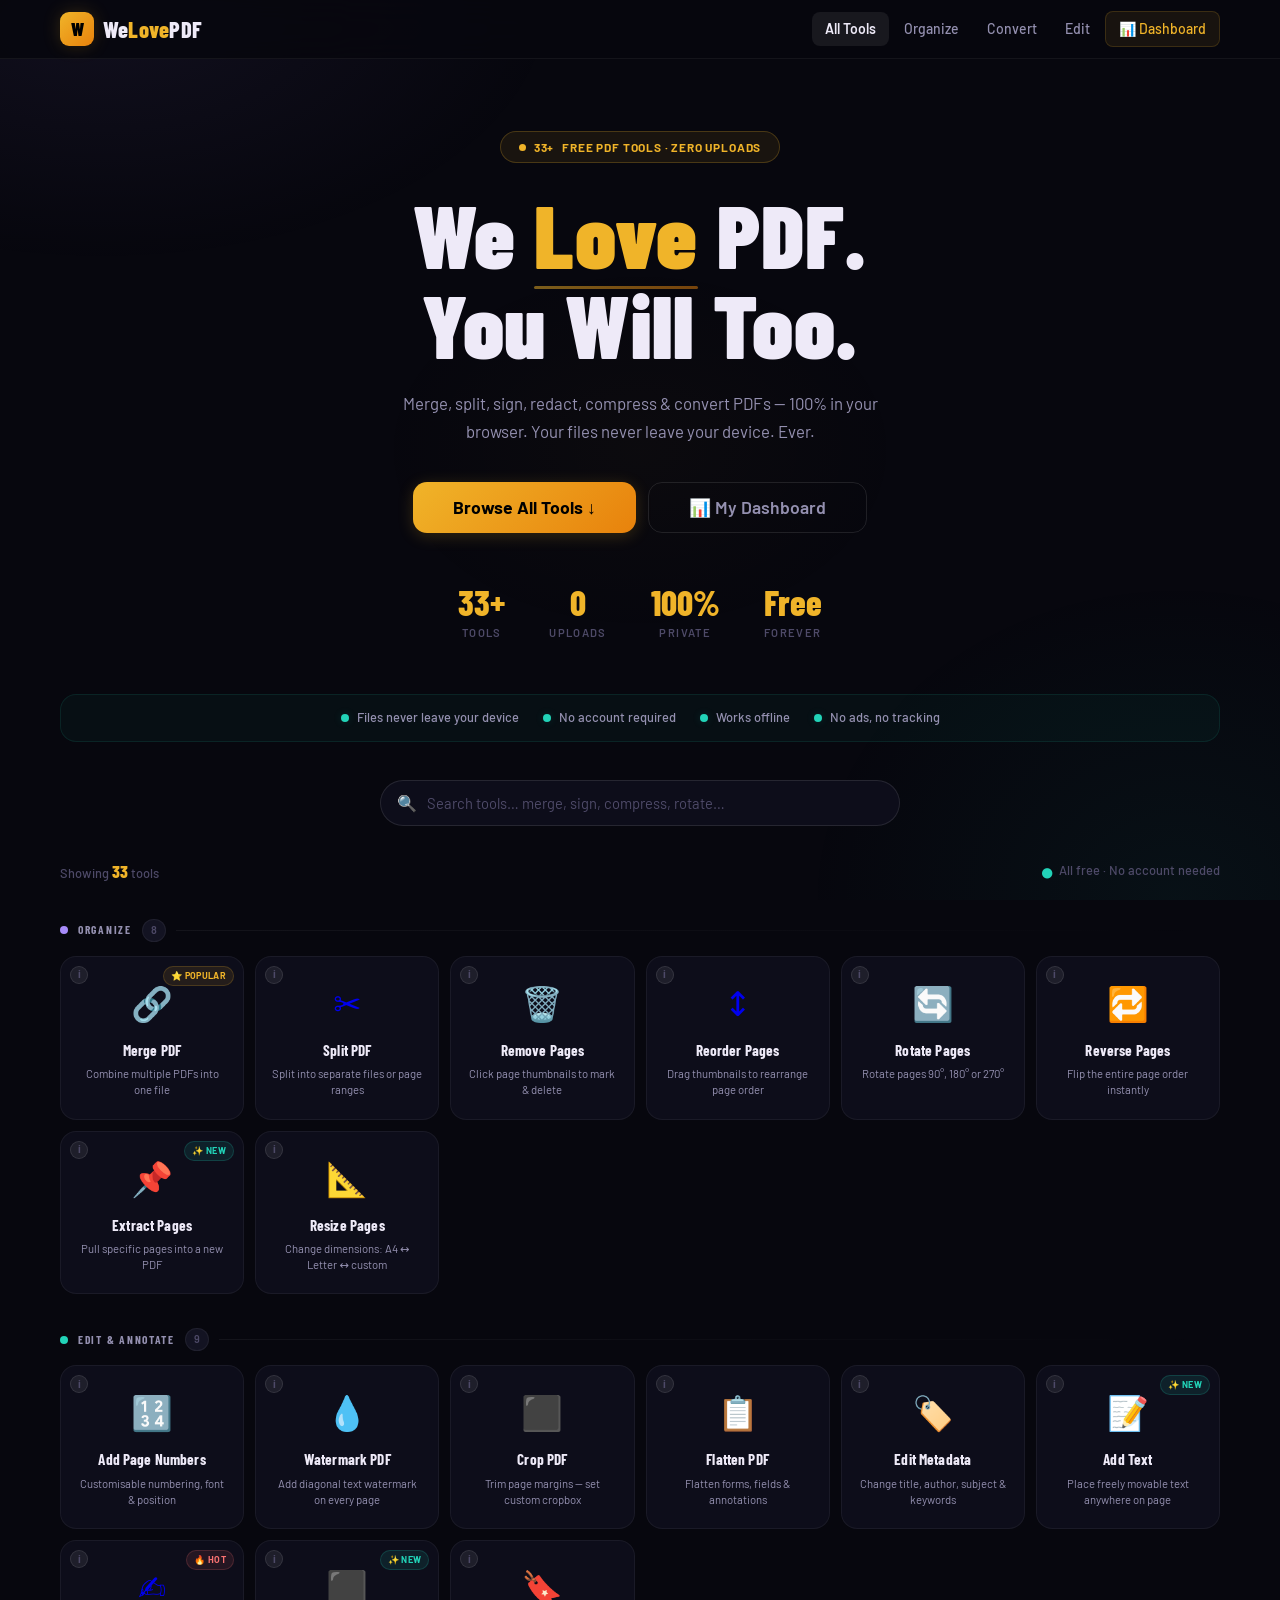
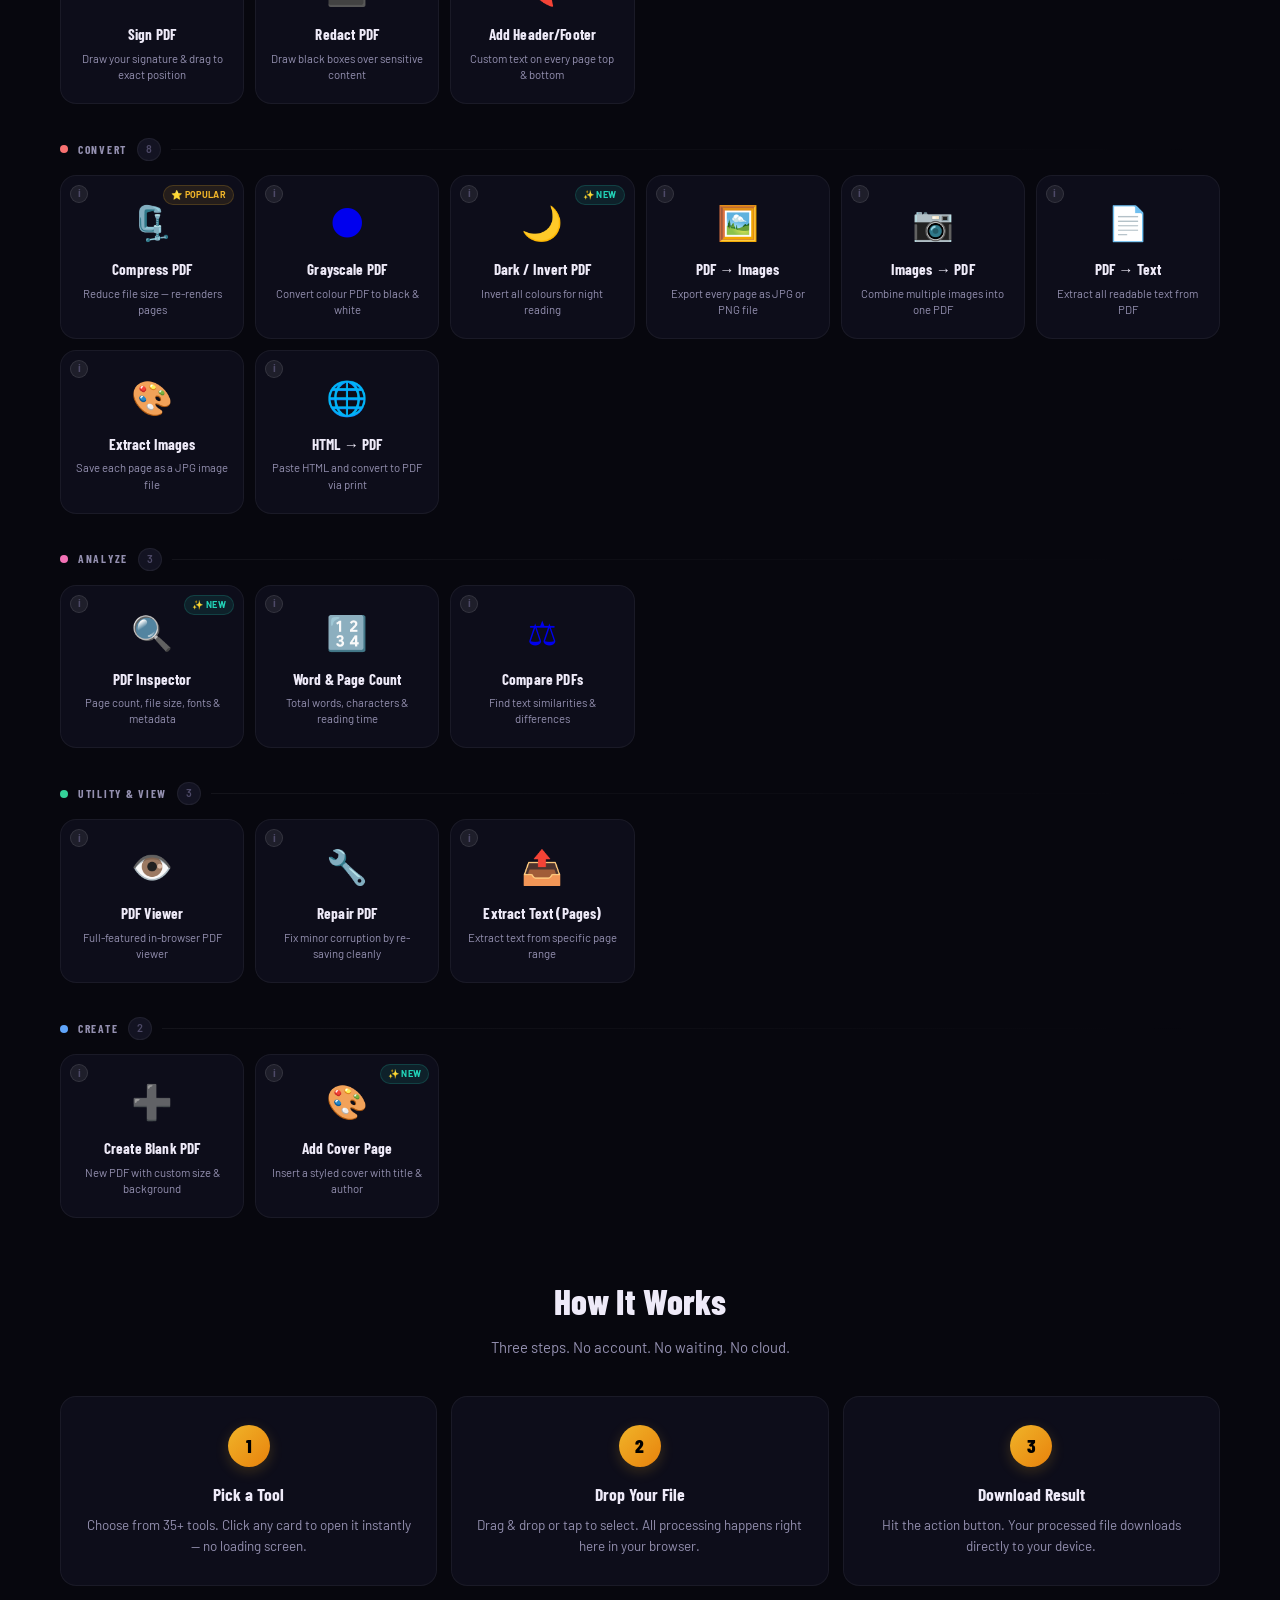
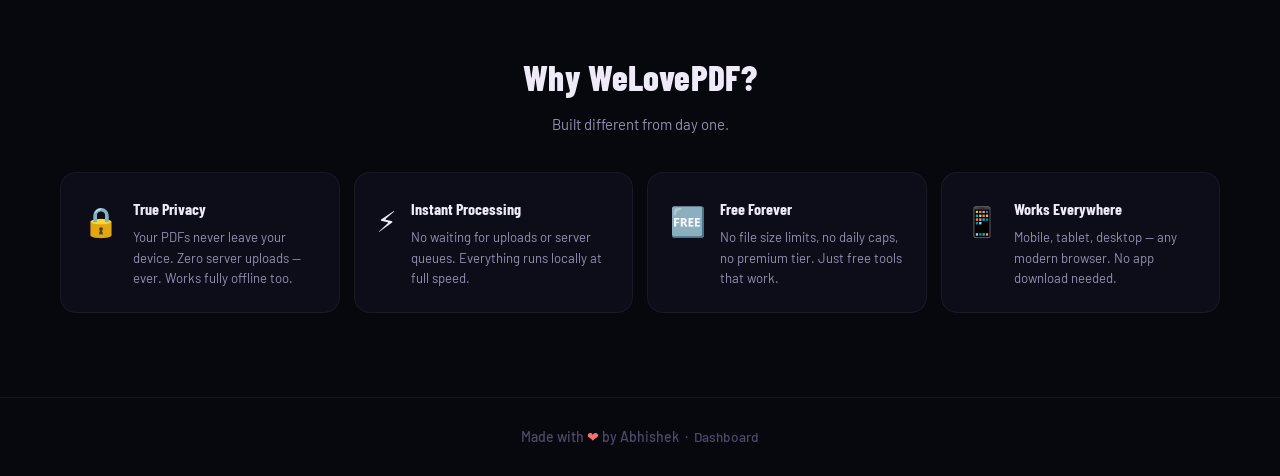
<file: index.html>
<!DOCTYPE html>
<html lang="en">
<head>
<meta charset="UTF-8">
<meta name="viewport" content="width=device-width,initial-scale=1">
<title>WeLovePDF — Free PDF Tools, 100% Private</title>
<meta name="description" content="35+ free PDF tools. Merge, split, compress, sign, redact, convert and more — entirely in your browser. No uploads. No servers.">
<link rel="stylesheet" href="style.css">
<style>
/* ── HERO ── */
.hero{max-width:1200px;margin:0 auto;padding:72px 20px 52px;text-align:center;position:relative;z-index:1}
.hero-badge{display:inline-flex;align-items:center;gap:8px;background:rgba(240,180,41,0.08);border:1px solid rgba(240,180,41,0.22);color:var(--gold);font-size:0.74rem;font-weight:700;padding:6px 18px;border-radius:50px;margin-bottom:26px;letter-spacing:0.07em;text-transform:uppercase;animation:fadeUp 0.4s ease both}
.hero-badge .dot{width:7px;height:7px;border-radius:50%;background:var(--gold);animation:pulse 2s infinite;flex-shrink:0}
.hero h1{font-family:'Barlow Condensed',sans-serif;font-size:clamp(2.8rem,7.5vw,5.6rem);font-weight:900;line-height:1.0;letter-spacing:0.01em;margin-bottom:20px;animation:fadeUp 0.4s 0.07s ease both}
.hero h1 em{font-style:normal;color:var(--gold);position:relative}
.hero h1 em::after{content:'';position:absolute;left:0;right:0;bottom:-2px;height:3px;background:linear-gradient(90deg,var(--gold),var(--gold3));border-radius:2px;opacity:0.5}
.hero-sub{color:var(--txt2);font-size:1.05rem;max-width:520px;margin:0 auto 36px;line-height:1.7;animation:fadeUp 0.4s 0.12s ease both}
.hero-btns{display:flex;gap:12px;justify-content:center;flex-wrap:wrap;margin-bottom:52px;animation:fadeUp 0.4s 0.17s ease both}
.stats{display:flex;justify-content:center;gap:44px;flex-wrap:wrap;animation:fadeUp 0.4s 0.22s ease both}
.stat-item{text-align:center}
.stat-num{font-family:'Barlow Condensed',sans-serif;font-size:2.2rem;font-weight:800;color:var(--gold);line-height:1}
.stat-lbl{font-size:0.7rem;color:var(--txt3);text-transform:uppercase;letter-spacing:0.12em;margin-top:4px;font-weight:600}

/* ── PRIVACY STRIP ── */
.privacy-strip{max-width:1200px;margin:0 auto 0;padding:0 20px 10px;position:relative;z-index:1;animation:fadeUp 0.4s 0.25s ease both}
.privacy-inner{display:flex;align-items:center;justify-content:center;gap:24px;background:rgba(34,211,184,0.04);border:1px solid rgba(34,211,184,0.1);border-radius:var(--r2);padding:13px 24px;flex-wrap:wrap}
.priv-item{display:flex;align-items:center;gap:8px;font-size:0.8rem;color:var(--txt2);font-weight:500}
.priv-dot{width:8px;height:8px;border-radius:50%;background:var(--teal);box-shadow:0 0 8px var(--glow-teal);flex-shrink:0}

/* ── SEARCH ── */
.search-sec{max-width:1200px;margin:0 auto;padding:28px 20px 6px;position:relative;z-index:1}
.search-wrap{position:relative;max-width:520px;margin:0 auto}
.search-wrap input{width:100%;padding:13px 46px 13px 46px;background:var(--ink2);border:1px solid var(--border2);border-radius:50px;color:var(--txt);font-size:0.92rem;outline:none;transition:all 0.22s;font-family:'Barlow',sans-serif}
.search-wrap input:focus{border-color:rgba(240,180,41,0.5);box-shadow:0 0 0 4px rgba(240,180,41,0.08),0 4px 20px rgba(0,0,0,0.3)}
.search-wrap input::placeholder{color:var(--txt3)}
.s-icon{position:absolute;left:17px;top:50%;transform:translateY(-50%);color:var(--txt3);font-size:1rem;pointer-events:none}
.s-clear{position:absolute;right:16px;top:50%;transform:translateY(-50%);background:rgba(255,255,255,0.07);border:1px solid var(--border);color:var(--txt3);cursor:pointer;font-size:0.8rem;padding:3px 8px;border-radius:20px;display:none;transition:all 0.18s;font-family:'Barlow',sans-serif}
.s-clear:hover{background:rgba(248,113,113,0.12);color:var(--rose);border-color:rgba(248,113,113,0.2)}

/* ── TOOLS SECTION ── */
.tools-sec{max-width:1200px;margin:0 auto;padding:10px 20px 56px;position:relative;z-index:1}
.tool-count-bar{display:flex;align-items:center;justify-content:space-between;margin:16px 0 6px;flex-wrap:wrap;gap:8px}
.tool-count-text{font-size:0.8rem;color:var(--txt3);font-weight:500}
.tool-count-num{font-family:'Barlow Condensed',sans-serif;font-size:1.1rem;font-weight:800;color:var(--gold)}
.cat-header{display:flex;align-items:center;gap:10px;margin:34px 0 14px}
.cat-dot{width:8px;height:8px;border-radius:50%;flex-shrink:0}
.cat-name{font-family:'Barlow Condensed',sans-serif;font-size:0.72rem;font-weight:700;text-transform:uppercase;letter-spacing:0.15em;color:var(--txt2)}
.cat-count{font-size:0.68rem;color:var(--txt3);font-weight:600;background:var(--ink3);border:1px solid var(--border);padding:2px 8px;border-radius:20px}
.cat-line{flex:1;height:1px;background:linear-gradient(90deg,var(--border),transparent)}
.tools-grid{display:grid;grid-template-columns:repeat(auto-fill,minmax(164px,1fr));gap:11px}
.tool-card{background:var(--ink2);border:1px solid var(--border);border-radius:var(--r2);padding:20px 15px;cursor:pointer;transition:all 0.22s;text-align:center;position:relative;overflow:hidden;text-decoration:none;display:block}
.tool-card::before{content:'';position:absolute;bottom:0;left:0;right:0;height:0;background:linear-gradient(0deg,rgba(240,180,41,0.06),transparent);transition:height 0.22s}
.tool-card:hover::before{height:100%}
.tool-card:hover{border-color:rgba(240,180,41,0.3);transform:translateY(-4px);box-shadow:0 12px 32px rgba(0,0,0,0.32)}
.tool-card:active{transform:translateY(-1px)}
.tc-badge{position:absolute;top:9px;right:9px;font-size:0.57rem;font-weight:700;padding:2px 7px;border-radius:20px;letter-spacing:0.04em;text-transform:uppercase}
.badge-hot{background:rgba(248,113,113,0.1);color:var(--rose);border:1px solid rgba(248,113,113,0.18)}
.badge-new{background:rgba(34,211,184,0.1);color:var(--teal);border:1px solid rgba(34,211,184,0.18)}
.badge-pop{background:rgba(240,180,41,0.1);color:var(--gold);border:1px solid rgba(240,180,41,0.18)}
.tc-icon{font-size:2.1rem;margin-bottom:10px;display:block;transition:transform 0.22s}
.tool-card:hover .tc-icon{transform:scale(1.12) translateY(-2px)}
.tc-name{font-family:'Barlow Condensed',sans-serif;font-size:0.95rem;font-weight:700;color:var(--txt);margin-bottom:4px;letter-spacing:0.01em}
.tc-desc{font-size:0.71rem;color:var(--txt2);line-height:1.42}
.tc-info{position:absolute;top:9px;left:9px}
.no-results{text-align:center;padding:70px 20px;color:var(--txt3)}
.no-results .nr-icon{font-size:3rem;margin-bottom:14px}

/* category dot colors */
.dot-organize{background:#a78bfa}.dot-edit{background:var(--teal)}.dot-convert{background:var(--rose)}
.dot-analyze{background:var(--pink)}.dot-utility{background:var(--green)}.dot-create{background:var(--blue)}

/* ── HOW IT WORKS ── */
.how-sec{max-width:1200px;margin:0 auto;padding:0 20px 64px;position:relative;z-index:1}
.sec-title{font-family:'Barlow Condensed',sans-serif;font-size:2.2rem;font-weight:800;text-align:center;margin-bottom:8px;letter-spacing:0.01em}
.sec-sub{color:var(--txt2);text-align:center;font-size:0.93rem;margin-bottom:36px;line-height:1.6}
.steps-grid{display:grid;grid-template-columns:repeat(auto-fit,minmax(200px,1fr));gap:14px}
.step-card{background:var(--ink2);border:1px solid var(--border);border-radius:var(--r2);padding:28px 22px;text-align:center;transition:transform 0.2s,box-shadow 0.2s;position:relative;overflow:hidden}
.step-card:hover{transform:translateY(-3px);box-shadow:0 10px 28px rgba(0,0,0,0.3)}
.step-card::before{content:'';position:absolute;top:0;left:0;right:0;height:2px;background:linear-gradient(90deg,var(--gold),var(--teal));opacity:0;transition:opacity 0.2s}
.step-card:hover::before{opacity:1}
.step-num{width:42px;height:42px;border-radius:50%;background:linear-gradient(135deg,var(--gold),var(--gold3));color:#000;font-family:'Barlow Condensed',sans-serif;font-size:1.2rem;font-weight:800;display:flex;align-items:center;justify-content:center;margin:0 auto 14px;box-shadow:0 4px 14px var(--glow-gold)}
.step-card h3{font-family:'Barlow Condensed',sans-serif;font-size:1.1rem;font-weight:700;margin-bottom:7px}
.step-card p{font-size:0.84rem;color:var(--txt2);line-height:1.55}

/* ── USP SECTION ── */
.usp-sec{max-width:1200px;margin:0 auto;padding:0 20px 64px;position:relative;z-index:1}
.usp-grid{display:grid;grid-template-columns:repeat(auto-fit,minmax(220px,1fr));gap:14px}
.usp-card{background:var(--ink2);border:1px solid var(--border);border-radius:var(--r2);padding:24px 22px;display:flex;gap:14px;align-items:flex-start}
.usp-icon{font-size:1.8rem;flex-shrink:0;margin-top:2px}
.usp-card h3{font-family:'Barlow Condensed',sans-serif;font-size:1rem;font-weight:700;margin-bottom:5px}
.usp-card p{font-size:0.82rem;color:var(--txt2);line-height:1.55}

@media(max-width:640px){
  .hero{padding:48px 16px 38px}
  .stats{gap:22px}
  .tools-grid{grid-template-columns:repeat(2,1fr)}
  .hero-btns{flex-direction:column;align-items:center}
  .steps-grid{grid-template-columns:1fr}
  .privacy-inner{flex-direction:column;gap:12px}
  .stat-num{font-size:1.8rem}
}
</style>
</head>
<body>

<nav>
  <div class="nav-inner">
    <a class="logo" href="index.html">
      <div class="logo-mark">W</div>
      <span class="logo-name">We<span>Love</span>PDF</span>
    </a>
    <div class="nav-links" id="navLinks">
      <a class="nav-link active" href="index.html">All Tools</a>
      <a class="nav-link" href="organize.html">Organize</a>
      <a class="nav-link" href="convert.html">Convert</a>
      <a class="nav-link" href="edit.html">Edit</a>
      <a class="nav-link nav-dash" href="dashboard.html">📊 Dashboard</a>
    </div>
    <button class="nav-ham" id="navHam" aria-label="Menu">
      <span></span><span></span><span></span>
    </button>
  </div>
</nav>

<!-- Mobile Menu -->
<div class="mobile-menu" id="mobileMenu">
  <a class="nav-link active" href="index.html">🏠 All Tools</a>
  <a class="nav-link" href="organize.html">📑 Organize</a>
  <a class="nav-link" href="convert.html">🔄 Convert</a>
  <a class="nav-link" href="edit.html">✏️ Edit</a>
  <a class="nav-link nav-dash" href="dashboard.html">📊 Dashboard</a>
</div>

<!-- HERO -->
<section class="hero">
  <div class="hero-badge"><span class="dot"></span><span id="toolCountBadge">35+</span> Free PDF Tools · Zero Uploads</div>
  <h1>We <em>Love</em> PDF.<br>You Will Too.</h1>
  <p class="hero-sub">Merge, split, sign, redact, compress & convert PDFs — 100% in your browser. Your files never leave your device. Ever.</p>
  <div class="hero-btns">
    <a href="#tools" class="btn btn-gold btn-xl">Browse All Tools ↓</a>
    <a href="dashboard.html" class="btn btn-outline btn-xl">📊 My Dashboard</a>
  </div>
  <div class="stats">
    <div class="stat-item"><div class="stat-num" id="statTools">35+</div><div class="stat-lbl">Tools</div></div>
    <div class="stat-item"><div class="stat-num">0</div><div class="stat-lbl">Uploads</div></div>
    <div class="stat-item"><div class="stat-num">100%</div><div class="stat-lbl">Private</div></div>
    <div class="stat-item"><div class="stat-num">Free</div><div class="stat-lbl">Forever</div></div>
  </div>
</section>

<!-- PRIVACY STRIP -->
<div class="privacy-strip">
  <div class="privacy-inner">
    <div class="priv-item"><div class="priv-dot"></div>Files never leave your device</div>
    <div class="priv-item"><div class="priv-dot"></div>No account required</div>
    <div class="priv-item"><div class="priv-dot"></div>Works offline</div>
    <div class="priv-item"><div class="priv-dot"></div>No ads, no tracking</div>
  </div>
</div>

<!-- SEARCH -->
<section class="search-sec">
  <div class="search-wrap">
    <span class="s-icon">🔍</span>
    <input type="text" id="searchInput" placeholder="Search tools… merge, sign, compress, rotate…"
      oninput="filterTools(this.value)" autocomplete="off" spellcheck="false">
    <button class="s-clear" id="searchClear" onclick="clearSearch()">✕ Clear</button>
  </div>
</section>

<!-- TOOLS -->
<section class="tools-sec" id="tools">
  <div class="tool-count-bar">
    <span class="tool-count-text">Showing <span class="tool-count-num" id="shownCount">0</span> tools</span>
    <span class="tool-count-text" style="display:flex;align-items:center;gap:6px"><span style="color:var(--teal);font-size:0.85rem">●</span> All free · No account needed</span>
  </div>
  <div id="toolsContainer"></div>
</section>

<!-- HOW IT WORKS -->
<section class="how-sec">
  <h2 class="sec-title">How It Works</h2>
  <p class="sec-sub">Three steps. No account. No waiting. No cloud.</p>
  <div class="steps-grid stagger">
    <div class="step-card">
      <div class="step-num">1</div>
      <h3>Pick a Tool</h3>
      <p>Choose from 35+ tools. Click any card to open it instantly — no loading screen.</p>
    </div>
    <div class="step-card">
      <div class="step-num">2</div>
      <h3>Drop Your File</h3>
      <p>Drag & drop or tap to select. All processing happens right here in your browser.</p>
    </div>
    <div class="step-card">
      <div class="step-num">3</div>
      <h3>Download Result</h3>
      <p>Hit the action button. Your processed file downloads directly to your device.</p>
    </div>
  </div>
</section>

<!-- WHY US -->
<section class="usp-sec">
  <h2 class="sec-title">Why WeLovePDF?</h2>
  <p class="sec-sub">Built different from day one.</p>
  <div class="usp-grid stagger">
    <div class="usp-card">
      <div class="usp-icon">🔒</div>
      <div><h3>True Privacy</h3><p>Your PDFs never leave your device. Zero server uploads — ever. Works fully offline too.</p></div>
    </div>
    <div class="usp-card">
      <div class="usp-icon">⚡</div>
      <div><h3>Instant Processing</h3><p>No waiting for uploads or server queues. Everything runs locally at full speed.</p></div>
    </div>
    <div class="usp-card">
      <div class="usp-icon">🆓</div>
      <div><h3>Free Forever</h3><p>No file size limits, no daily caps, no premium tier. Just free tools that work.</p></div>
    </div>
    <div class="usp-card">
      <div class="usp-icon">📱</div>
      <div><h3>Works Everywhere</h3><p>Mobile, tablet, desktop — any modern browser. No app download needed.</p></div>
    </div>
  </div>
</section>

<footer class="site-footer">
  <p class="made-by">Made with <span>❤️</span> by Abhishek &nbsp;·&nbsp; <a href="dashboard.html" style="color:var(--txt3);text-decoration:none;font-size:0.85rem">Dashboard</a></p>
</footer>

<script>
const CATS = [
  {id:'organize', name:'Organize',        color:'dot-organize'},
  {id:'edit',     name:'Edit & Annotate', color:'dot-edit'},
  {id:'convert',  name:'Convert',         color:'dot-convert'},
  {id:'analyze',  name:'Analyze',         color:'dot-analyze'},
  {id:'utility',  name:'Utility & View',  color:'dot-utility'},
  {id:'create',   name:'Create',          color:'dot-create'},
];

const TOOLS = [
  // ORGANIZE
  {id:'merge',         icon:'🔗', name:'Merge PDF',          desc:'Combine multiple PDFs into one file',                           cat:'organize', badge:'pop',
   tip:'Upload 2 or more PDFs and drag to reorder. Download a single merged PDF.'},
  {id:'split',         icon:'✂️', name:'Split PDF',           desc:'Split into separate files or page ranges',                      cat:'organize',
   tip:'Enter page ranges like "1-3, 5, 7-9" to split into multiple PDFs.'},
  {id:'removepages',   icon:'🗑️', name:'Remove Pages',        desc:'Click page thumbnails to mark & delete',                        cat:'organize',
   tip:'Visually select which pages to remove. Click a thumbnail to mark it for deletion.'},
  {id:'reorder',       icon:'↕️', name:'Reorder Pages',       desc:'Drag thumbnails to rearrange page order',                       cat:'organize',
   tip:'Drag page thumbnails to any position. Download the reordered PDF.'},
  {id:'rotate',        icon:'🔄', name:'Rotate Pages',        desc:'Rotate pages 90°, 180° or 270°',                                cat:'organize',
   tip:'Select specific pages or all pages, then choose rotation angle.'},
  {id:'reverse',       icon:'🔁', name:'Reverse Pages',       desc:'Flip the entire page order instantly',                          cat:'organize',
   tip:'Reverses the order of all pages (last page becomes first).'},
  {id:'extractpages',  icon:'📌', name:'Extract Pages',       desc:'Pull specific pages into a new PDF',                            cat:'organize', badge:'new',
   tip:'Select pages by clicking thumbnails or entering numbers. Saves selected pages as new PDF.'},
  {id:'resize',        icon:'📐', name:'Resize Pages',        desc:'Change dimensions: A4 ↔ Letter ↔ custom',                       cat:'organize',
   tip:'Resize all pages to standard formats or enter custom width/height in mm.'},
  // EDIT
  {id:'pagenumber',    icon:'🔢', name:'Add Page Numbers',    desc:'Customisable numbering, font & position',                       cat:'edit',
   tip:'Choose position (top/bottom, left/center/right), font size, and starting number.'},
  {id:'watermark',     icon:'💧', name:'Watermark PDF',       desc:'Add diagonal text watermark on every page',                     cat:'edit',
   tip:'Type your watermark text, adjust opacity, size and rotation angle.'},
  {id:'crop',          icon:'⬛', name:'Crop PDF',            desc:'Trim page margins — set custom cropbox',                        cat:'edit',
   tip:'Enter margin values (top, right, bottom, left) in points to crop all pages.'},
  {id:'flatten',       icon:'📋', name:'Flatten PDF',         desc:'Flatten forms, fields & annotations',                           cat:'edit',
   tip:'Flattens interactive form fields into static content. Useful before sharing.'},
  {id:'metadata',      icon:'🏷️', name:'Edit Metadata',       desc:'Change title, author, subject & keywords',                      cat:'edit',
   tip:'Edit the hidden document properties like author name, title and creation date.'},
  {id:'addtext',       icon:'📝', name:'Add Text',            desc:'Place freely movable text anywhere on page',                    cat:'edit', badge:'new',
   tip:'Click anywhere on the page to add a text box. Drag it to the exact position you want.'},
  {id:'sign',          icon:'✍️', name:'Sign PDF',            desc:'Draw your signature & drag to exact position',                  cat:'edit', badge:'hot',
   tip:'Draw your signature on a pad, then drag it precisely onto any page. Resize as needed.'},
  {id:'redact',        icon:'⬛', name:'Redact PDF',          desc:'Draw black boxes over sensitive content',                       cat:'edit', badge:'new',
   tip:'Draw redaction boxes by clicking and dragging. Add multiple boxes on any page. Permanently burns in.'},
  {id:'header',        icon:'🔖', name:'Add Header/Footer',   desc:'Custom text on every page top & bottom',                        cat:'edit',
   tip:'Add page numbers, dates or custom text to headers and footers on all pages.'},
  // CONVERT
  {id:'compress',      icon:'🗜️', name:'Compress PDF',        desc:'Reduce file size — re-renders pages',                           cat:'convert', badge:'pop',
   tip:'Re-renders each page at reduced quality. Best for PDFs with lots of images.'},
  {id:'grayscale',     icon:'🌑', name:'Grayscale PDF',       desc:'Convert colour PDF to black & white',                           cat:'convert',
   tip:'Converts all pages to greyscale by re-rendering through canvas. Good for print savings.'},
  {id:'darkpdf',       icon:'🌙', name:'Dark / Invert PDF',   desc:'Invert all colours for night reading',                          cat:'convert', badge:'new',
   tip:'Inverts all page colours — turns white pages dark for comfortable night reading.'},
  {id:'pdf2img',       icon:'🖼️', name:'PDF → Images',        desc:'Export every page as JPG or PNG file',                          cat:'convert',
   tip:'Choose JPG or PNG format and quality. Each page is saved as a separate image.'},
  {id:'img2pdf',       icon:'📷', name:'Images → PDF',        desc:'Combine multiple images into one PDF',                          cat:'convert',
   tip:'Upload JPG, PNG or WebP images. Drag to reorder before combining into PDF.'},
  {id:'pdf2text',      icon:'📄', name:'PDF → Text',          desc:'Extract all readable text from PDF',                            cat:'convert',
   tip:'Extracts all text content from the PDF. Works on text-based PDFs (not scanned images).'},
  {id:'extractimages', icon:'🎨', name:'Extract Images',      desc:'Save each page as a JPG image file',                            cat:'convert',
   tip:'Renders and saves every page of the PDF as a separate JPG image.'},
  {id:'html2pdf',      icon:'🌐', name:'HTML → PDF',          desc:'Paste HTML and convert to PDF via print',                       cat:'convert',
   tip:'Paste your HTML code, preview it, then use the browser print dialog to save as PDF.'},
  // ANALYZE
  {id:'inspector',     icon:'🔍', name:'PDF Inspector',       desc:'Page count, file size, fonts & metadata',                       cat:'analyze', badge:'new',
   tip:'Reveals all document metadata, page dimensions, and embedded font information.'},
  {id:'wordcount',     icon:'🔢', name:'Word & Page Count',   desc:'Total words, characters & reading time',                        cat:'analyze',
   tip:'Counts words, characters, sentences and estimates reading time for the full document.'},
  {id:'compare',       icon:'⚖️', name:'Compare PDFs',        desc:'Find text similarities & differences',                          cat:'analyze',
   tip:'Upload two PDFs and see a similarity score with highlighted text differences.'},
  // UTILITY
  {id:'viewer',        icon:'👁️', name:'PDF Viewer',          desc:'Full-featured in-browser PDF viewer',                           cat:'utility',
   tip:'View any PDF in full screen with page navigation, zoom, and rotation controls.'},
  {id:'repair',        icon:'🔧', name:'Repair PDF',          desc:'Fix minor corruption by re-saving cleanly',                     cat:'utility',
   tip:'Reloads and re-saves the PDF structure. Fixes many minor corruption issues.'},
  {id:'extracttext',   icon:'📤', name:'Extract Text (Pages)' ,desc:'Extract text from specific page range',                       cat:'utility',
   tip:'Like PDF → Text but lets you extract only selected page numbers.'},
  // CREATE
  {id:'blank',         icon:'➕', name:'Create Blank PDF',    desc:'New PDF with custom size & background',                         cat:'create',
   tip:'Choose paper size, orientation, number of pages and background colour.'},
  {id:'coverpage',     icon:'🎨', name:'Add Cover Page',      desc:'Insert a styled cover with title & author',                     cat:'create', badge:'new',
   tip:'Creates a formatted cover page and inserts it at the start of your PDF.'},
];

const BADGES = {
  hot: `<span class="tc-badge badge-hot">🔥 Hot</span>`,
  new: `<span class="tc-badge badge-new">✨ New</span>`,
  pop: `<span class="tc-badge badge-pop">⭐ Popular</span>`,
};

function toolCardHTML(t) {
  return `<a class="tool-card" href="tool.html?t=${t.id}" title="${t.name}">
    ${t.badge ? BADGES[t.badge] : ''}
    ${t.tip ? `<span class="tc-info info-icon" onclick="event.preventDefault()" title="${t.tip}">i<span class="tooltip">${t.tip}</span></span>` : ''}
    <span class="tc-icon">${t.icon}</span>
    <div class="tc-name">${t.name}</div>
    <div class="tc-desc">${t.desc}</div>
  </a>`;
}

function renderHome(filter = '') {
  const c = document.getElementById('toolsContainer');
  let html = '', total = 0;
  CATS.forEach(cat => {
    const tools = TOOLS.filter(t => t.cat === cat.id && (!filter ||
      t.name.toLowerCase().includes(filter) ||
      t.desc.toLowerCase().includes(filter) ||
      t.id.toLowerCase().includes(filter) ||
      (t.tip||'').toLowerCase().includes(filter)));
    if (!tools.length) return;
    total += tools.length;
    html += `<div class="cat-header">
      <div class="cat-dot ${cat.color}"></div>
      <div class="cat-name">${cat.name}</div>
      <span class="cat-count">${tools.length}</span>
      <div class="cat-line"></div>
    </div>
    <div class="tools-grid stagger">${tools.map(toolCardHTML).join('')}</div>`;
  });

  if (!total) {
    html = `<div class="no-results">
      <div class="nr-icon">🔍</div>
      <div style="font-size:1.05rem;font-weight:600;margin-bottom:8px">No tools found</div>
      <div style="font-size:0.88rem;color:var(--txt3)">Try searching for "merge", "compress", "sign"…</div>
    </div>`;
  }

  c.innerHTML = html;
  document.getElementById('shownCount').textContent = total;
  document.getElementById('statTools').textContent  = TOOLS.length + '+';
  document.getElementById('toolCountBadge').textContent = TOOLS.length + '+';
}

function filterTools(v) {
  document.getElementById('searchClear').style.display = v ? 'block' : 'none';
  renderHome(v.toLowerCase().trim());
}

function clearSearch() {
  document.getElementById('searchInput').value = '';
  filterTools('');
}

// Scroll-up button (also added by utils.js but ensure it's here for safety)
window.addEventListener('scroll', () => {
  const btn = document.getElementById('scrollUp');
  if (btn) btn.classList.toggle('visible', window.scrollY > 300);
}, { passive: true });

// Mobile hamburger (simple inline version as utils.js may not be loaded here)
document.addEventListener('DOMContentLoaded', () => {
  renderHome();

  const ham  = document.getElementById('navHam');
  const menu = document.getElementById('mobileMenu');
  if (ham && menu) {
    ham.addEventListener('click', () => {
      menu.classList.toggle('open');
      const open = menu.classList.contains('open');
      const spans = ham.querySelectorAll('span');
      spans[0].style.transform = open ? 'rotate(45deg) translate(4px,4px)' : '';
      spans[1].style.opacity   = open ? '0' : '1';
      spans[2].style.transform = open ? 'rotate(-45deg) translate(4px,-4px)' : '';
    });
  }

  // Inject scroll-up button
  if (!document.getElementById('scrollUp')) {
    const btn = document.createElement('button');
    btn.id = 'scrollUp'; btn.title = 'Back to top';
    btn.innerHTML = '↑';
    btn.onclick = () => window.scrollTo({ top: 0, behavior: 'smooth' });
    document.body.appendChild(btn);
  }
});
</script>
</body>
</html>
</file>
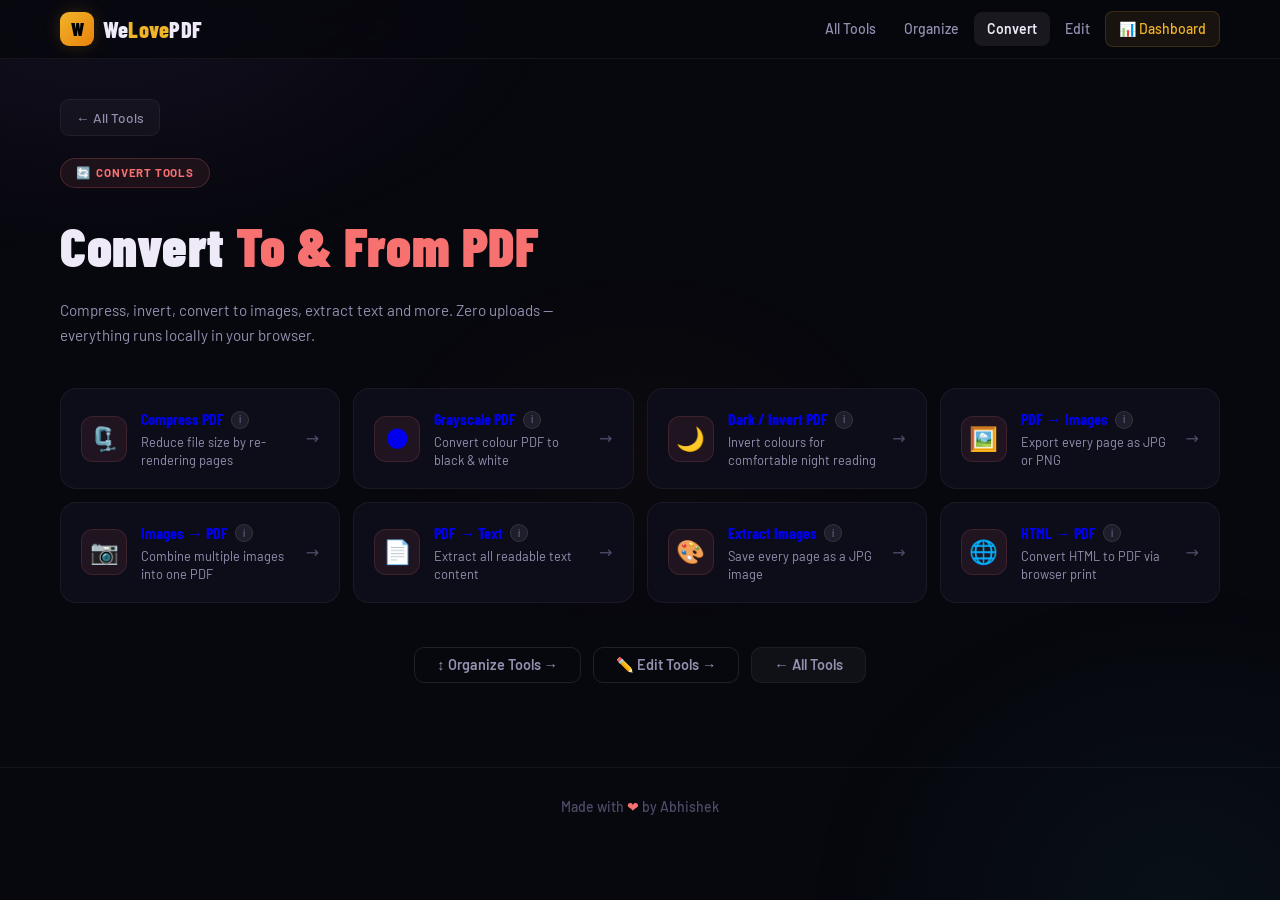
<file: convert.html>
<!DOCTYPE html>
<html lang="en">
<head>
<meta charset="UTF-8">
<meta name="viewport" content="width=device-width,initial-scale=1">
<title>Convert PDFs — WeLovePDF</title>
<meta name="description" content="Compress, grayscale, invert, convert to images, extract text and more — 100% in your browser.">
<link rel="stylesheet" href="style.css">
<script src="utils.js" defer></script>
<style>
.page-hero h1 span{color:var(--rose)}
.tool-row:hover{border-color:rgba(248,113,113,.35);box-shadow:0 6px 28px rgba(0,0,0,.22)}
.tool-row:hover::before{background:var(--rose)}
.tool-row-icon{background:rgba(248,113,113,.08);border:1px solid rgba(248,113,113,.14)}
.tool-row:hover .tool-row-arrow{color:var(--rose)}
.page-badge{background:rgba(248,113,113,.08);border:1px solid rgba(248,113,113,.22);color:var(--rose)}
</style>
</head>
<body>
<nav>
  <div class="nav-inner">
    <a class="logo" href="index.html"><div class="logo-mark">W</div><span class="logo-name">We<span>Love</span>PDF</span></a>
    <div class="nav-links">
      <a class="nav-link" href="index.html">All Tools</a>
      <a class="nav-link" href="organize.html">Organize</a>
      <a class="nav-link active" href="convert.html">Convert</a>
      <a class="nav-link" href="edit.html">Edit</a>
      <a class="nav-link nav-dash" href="dashboard.html">📊 Dashboard</a>
    </div>
    <button class="nav-ham" id="navHam"><span></span><span></span><span></span></button>
  </div>
</nav>
<div class="mobile-menu" id="mobileMenu">
  <a class="nav-link" href="index.html">🏠 All Tools</a>
  <a class="nav-link" href="organize.html">📑 Organize</a>
  <a class="nav-link active" href="convert.html">🔄 Convert</a>
  <a class="nav-link" href="edit.html">✏️ Edit</a>
  <a class="nav-link nav-dash" href="dashboard.html">📊 Dashboard</a>
</div>

<div class="page-wrap">
  <a class="back-btn" href="index.html">← All Tools</a>

  <div class="page-hero anim-up">
    <div class="page-badge">🔄 &nbsp;Convert Tools</div>
    <h1>Convert <span>To & From PDF</span></h1>
    <p>Compress, invert, convert to images, extract text and more. Zero uploads — everything runs locally in your browser.</p>
  </div>

  <div class="tools-list stagger">

    <a class="tool-row" href="tool.html?t=compress">
      <div class="tool-row-icon">🗜️</div>
      <div class="tool-row-info">
        <h3>Compress PDF <span class="info-icon" onclick="event.preventDefault()" tabindex="0">i<span class="tooltip">Re-renders each page at reduced quality. Works best on PDFs with lots of images. Pure text PDFs may not shrink much.</span></span></h3>
        <p>Reduce file size by re-rendering pages</p>
      </div>
      <span class="tool-row-arrow">→</span>
    </a>

    <a class="tool-row" href="tool.html?t=grayscale">
      <div class="tool-row-icon">🌑</div>
      <div class="tool-row-info">
        <h3>Grayscale PDF <span class="info-icon" onclick="event.preventDefault()" tabindex="0">i<span class="tooltip">Converts all pages to black & white by rendering through canvas. Great for reducing colour print costs.</span></span></h3>
        <p>Convert colour PDF to black & white</p>
      </div>
      <span class="tool-row-arrow">→</span>
    </a>

    <a class="tool-row" href="tool.html?t=darkpdf">
      <div class="tool-row-icon">🌙</div>
      <div class="tool-row-info">
        <h3>Dark / Invert PDF <span class="info-icon" onclick="event.preventDefault()" tabindex="0">i<span class="tooltip">Inverts all page colours so white becomes dark. Perfect for night reading. Works via canvas pixel inversion.</span></span></h3>
        <p>Invert colours for comfortable night reading</p>
      </div>
      <span class="tool-row-arrow">→</span>
    </a>

    <a class="tool-row" href="tool.html?t=pdf2img">
      <div class="tool-row-icon">🖼️</div>
      <div class="tool-row-info">
        <h3>PDF → Images <span class="info-icon" onclick="event.preventDefault()" tabindex="0">i<span class="tooltip">Renders every page as a separate image file. Choose JPG (smaller) or PNG (lossless). Set quality level before export.</span></span></h3>
        <p>Export every page as JPG or PNG</p>
      </div>
      <span class="tool-row-arrow">→</span>
    </a>

    <a class="tool-row" href="tool.html?t=img2pdf">
      <div class="tool-row-icon">📷</div>
      <div class="tool-row-info">
        <h3>Images → PDF <span class="info-icon" onclick="event.preventDefault()" tabindex="0">i<span class="tooltip">Upload JPG, PNG or WebP images. Drag to reorder, then combine into a single PDF. Each image becomes one page.</span></span></h3>
        <p>Combine multiple images into one PDF</p>
      </div>
      <span class="tool-row-arrow">→</span>
    </a>

    <a class="tool-row" href="tool.html?t=pdf2text">
      <div class="tool-row-icon">📄</div>
      <div class="tool-row-info">
        <h3>PDF → Text <span class="info-icon" onclick="event.preventDefault()" tabindex="0">i<span class="tooltip">Extracts all readable text from a PDF. Only works on text-based PDFs. Scanned image PDFs require OCR (not yet available).</span></span></h3>
        <p>Extract all readable text content</p>
      </div>
      <span class="tool-row-arrow">→</span>
    </a>

    <a class="tool-row" href="tool.html?t=extractimages">
      <div class="tool-row-icon">🎨</div>
      <div class="tool-row-info">
        <h3>Extract Images <span class="info-icon" onclick="event.preventDefault()" tabindex="0">i<span class="tooltip">Renders and saves each page of the PDF as a separate JPG. Useful for getting page screenshots.</span></span></h3>
        <p>Save every page as a JPG image</p>
      </div>
      <span class="tool-row-arrow">→</span>
    </a>

    <a class="tool-row" href="tool.html?t=html2pdf">
      <div class="tool-row-icon">🌐</div>
      <div class="tool-row-info">
        <h3>HTML → PDF <span class="info-icon" onclick="event.preventDefault()" tabindex="0">i<span class="tooltip">Paste your HTML code, preview it in the browser, then use the Print dialog (Ctrl+P) to save as PDF.</span></span></h3>
        <p>Convert HTML to PDF via browser print</p>
      </div>
      <span class="tool-row-arrow">→</span>
    </a>

  </div>

  <div style="margin-top:44px;text-align:center;display:flex;gap:12px;justify-content:center;flex-wrap:wrap">
    <a href="organize.html" class="btn btn-outline">↕️ Organize Tools →</a>
    <a href="edit.html" class="btn btn-outline">✏️ Edit Tools →</a>
    <a href="index.html" class="btn btn-ghost">← All Tools</a>
  </div>
</div>

<footer class="site-footer"><p class="made-by">Made with <span>❤️</span> by Abhishek</p></footer>
</body>
</html>
</file>
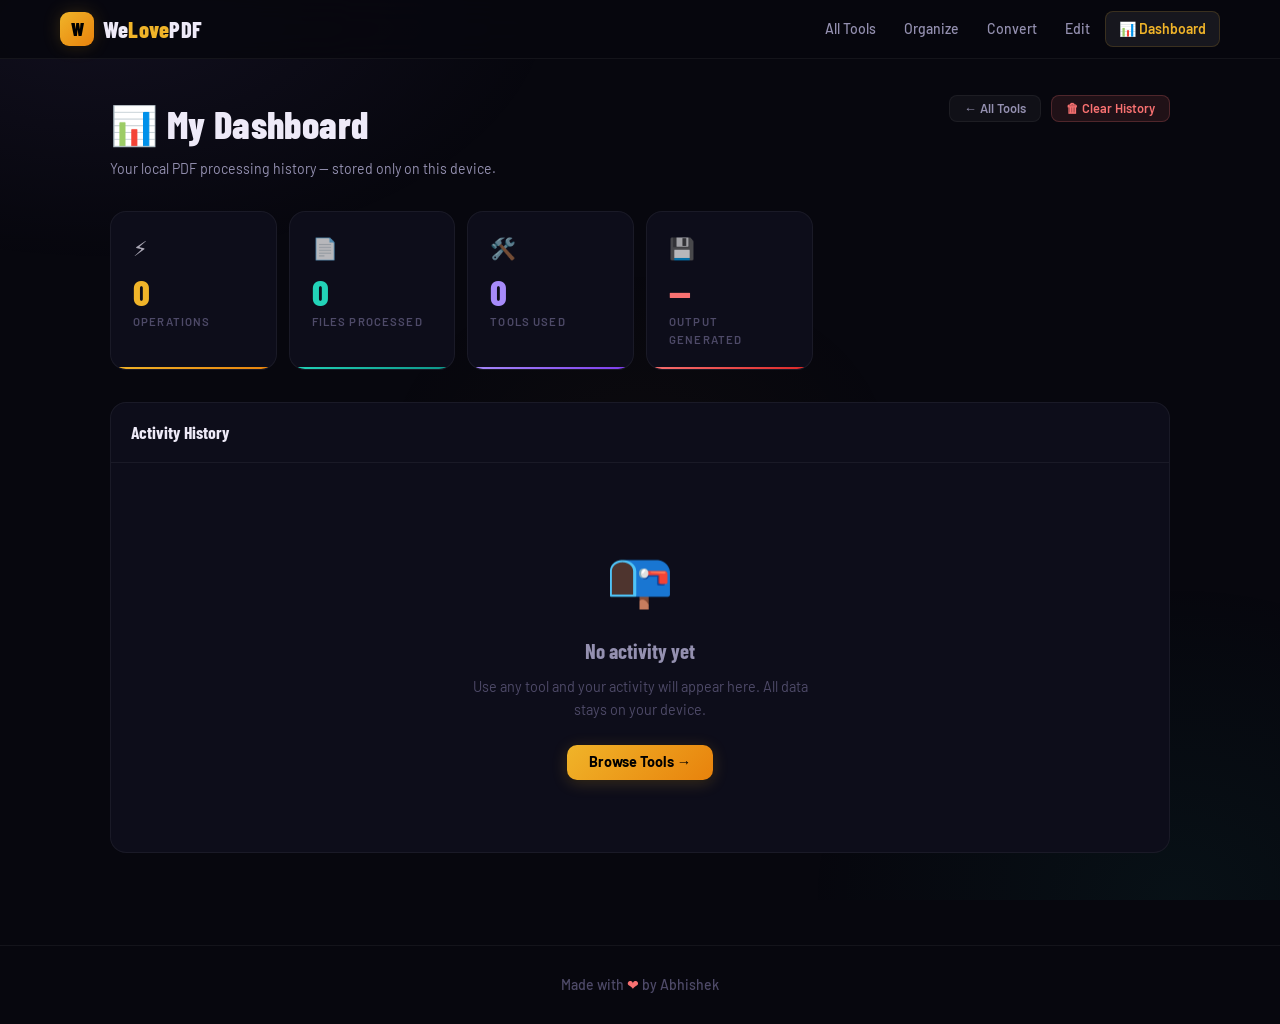
<file: dashboard.html>
<!DOCTYPE html>
<html lang="en">
<head>
<meta charset="UTF-8">
<meta name="viewport" content="width=device-width,initial-scale=1">
<title>Dashboard — WeLovePDF</title>
<link rel="stylesheet" href="style.css">
<script src="utils.js" defer></script>
<style>
.dash-wrap{max-width:1100px;margin:0 auto;padding:36px 20px 72px;position:relative;z-index:1}
.dash-head{display:flex;align-items:flex-start;justify-content:space-between;margin-bottom:32px;flex-wrap:wrap;gap:12px}
.dash-head h1{font-family:'Barlow Condensed',sans-serif;font-size:2.4rem;font-weight:800;letter-spacing:0.01em}
.dash-head p{color:var(--txt2);font-size:0.88rem;margin-top:3px}

/* STATS GRID */
.dash-stats{display:grid;grid-template-columns:repeat(auto-fill,minmax(155px,1fr));gap:12px;margin-bottom:32px}
.dash-stat{background:var(--ink2);border:1px solid var(--border);border-radius:var(--r2);padding:20px 22px;position:relative;overflow:hidden;transition:transform 0.2s,box-shadow 0.2s}
.dash-stat:hover{transform:translateY(-2px);box-shadow:0 8px 24px rgba(0,0,0,0.3)}
.dash-stat::after{content:'';position:absolute;bottom:0;left:0;right:0;height:2px}
.dash-stat:nth-child(1)::after{background:linear-gradient(90deg,var(--gold),var(--gold3))}
.dash-stat:nth-child(2)::after{background:linear-gradient(90deg,var(--teal),#0d9488)}
.dash-stat:nth-child(3)::after{background:linear-gradient(90deg,var(--violet),#7c3aed)}
.dash-stat:nth-child(4)::after{background:linear-gradient(90deg,var(--rose),#dc2626)}
.stat-icon{font-size:1.3rem;margin-bottom:8px;opacity:0.7}
.dash-stat-num{font-family:'Barlow Condensed',sans-serif;font-size:2.3rem;font-weight:800;color:var(--gold);line-height:1;margin-bottom:4px}
.dash-stat:nth-child(2) .dash-stat-num{color:var(--teal)}
.dash-stat:nth-child(3) .dash-stat-num{color:var(--violet)}
.dash-stat:nth-child(4) .dash-stat-num{color:var(--rose)}
.dash-stat-lbl{font-size:0.71rem;color:var(--txt3);text-transform:uppercase;letter-spacing:0.1em;font-weight:600}

/* RECENT TOOLS */
.section-title{font-family:'Barlow Condensed',sans-serif;font-size:1.15rem;font-weight:700;margin-bottom:14px;display:flex;align-items:center;gap:10px}
.section-title::after{content:'';flex:1;height:1px;background:linear-gradient(90deg,var(--border),transparent)}
.recent-grid{display:grid;grid-template-columns:repeat(auto-fill,minmax(120px,1fr));gap:10px;margin-bottom:32px}
.recent-card{background:var(--ink2);border:1px solid var(--border);border-radius:var(--r2);padding:14px 12px;text-align:center;text-decoration:none;display:block;transition:all 0.2s;position:relative;overflow:hidden}
.recent-card::before{content:'';position:absolute;bottom:0;left:0;right:0;height:2px;background:linear-gradient(90deg,var(--gold),var(--teal));opacity:0;transition:opacity 0.2s}
.recent-card:hover{border-color:rgba(240,180,41,0.3);transform:translateY(-3px);box-shadow:0 8px 20px rgba(0,0,0,0.3)}
.recent-card:hover::before{opacity:1}
.recent-card .ri{font-size:1.6rem;margin-bottom:6px;transition:transform 0.2s}
.recent-card:hover .ri{transform:scale(1.15)}
.recent-card .rn{font-size:0.77rem;font-weight:600;color:var(--txt);line-height:1.3}
.recent-card .rc{font-size:0.67rem;color:var(--txt3);margin-top:3px}

/* HISTORY TABLE */
.history-wrap{background:var(--ink2);border:1px solid var(--border);border-radius:var(--r2);overflow:hidden}
.history-head{display:flex;align-items:center;justify-content:space-between;padding:16px 20px;border-bottom:1px solid var(--border);flex-wrap:wrap;gap:8px}
.history-head h3{font-family:'Barlow Condensed',sans-serif;font-size:1.1rem;font-weight:700}
.history-table{width:100%;border-collapse:collapse}
.history-table th{font-size:0.68rem;font-weight:700;text-transform:uppercase;letter-spacing:0.1em;color:var(--txt3);padding:11px 16px;text-align:left;border-bottom:1px solid var(--border);background:rgba(0,0,0,0.2)}
.history-table td{padding:12px 16px;font-size:0.87rem;border-bottom:1px solid var(--border);vertical-align:middle}
.history-table tr:last-child td{border-bottom:none}
.history-table tr:hover td{background:rgba(255,255,255,0.02)}
.hist-badge{display:inline-flex;align-items:center;gap:6px;background:var(--ink3);border:1px solid var(--border);border-radius:7px;padding:4px 10px;font-size:0.82rem;font-weight:600}
.hist-file{font-size:0.79rem;color:var(--txt2);margin-top:2px;white-space:nowrap;overflow:hidden;text-overflow:ellipsis;max-width:200px}
.hist-time{font-size:0.75rem;color:var(--txt3);white-space:nowrap}
.hist-size{font-size:0.8rem;color:var(--txt3)}

/* EMPTY STATE */
.empty-state{text-align:center;padding:72px 24px;color:var(--txt3)}
.empty-state .es-icon{font-size:3.4rem;margin-bottom:16px;animation:resBounce 0.5s ease both}
.empty-state h3{font-family:'Barlow Condensed',sans-serif;font-size:1.3rem;font-weight:700;color:var(--txt2);margin-bottom:8px}
.empty-state p{font-size:0.9rem;margin-bottom:24px;line-height:1.6;max-width:340px;margin-left:auto;margin-right:auto}

/* MINI BAR CHART for tool usage */
.usage-chart{display:flex;flex-direction:column;gap:8px;margin-bottom:32px}
.usage-row{display:flex;align-items:center;gap:12px}
.usage-label{font-size:0.8rem;color:var(--txt2);width:140px;flex-shrink:0;white-space:nowrap;overflow:hidden;text-overflow:ellipsis;display:flex;align-items:center;gap:6px}
.usage-bar-wrap{flex:1;height:8px;background:var(--ink4);border-radius:20px;overflow:hidden}
.usage-bar{height:100%;border-radius:20px;background:linear-gradient(90deg,var(--gold),var(--teal));transition:width 1s cubic-bezier(0.4,0,0.2,1)}
.usage-count{font-size:0.75rem;color:var(--txt3);width:28px;text-align:right;flex-shrink:0;font-family:'Barlow Condensed',sans-serif;font-weight:700}

/* RESPONSIVE */
@media(max-width:640px){
  .history-table .hide-mobile{display:none}
  .dash-stats{grid-template-columns:repeat(2,1fr)}
  .recent-grid{grid-template-columns:repeat(3,1fr)}
  .hist-file{max-width:120px}
}
</style>
</head>
<body>
<nav>
  <div class="nav-inner">
    <a class="logo" href="index.html"><div class="logo-mark">W</div><span class="logo-name">We<span>Love</span>PDF</span></a>
    <div class="nav-links">
      <a class="nav-link" href="index.html">All Tools</a>
      <a class="nav-link" href="organize.html">Organize</a>
      <a class="nav-link" href="convert.html">Convert</a>
      <a class="nav-link" href="edit.html">Edit</a>
      <a class="nav-link active nav-dash" href="dashboard.html">📊 Dashboard</a>
    </div>
    <button class="nav-ham" id="navHam"><span></span><span></span><span></span></button>
  </div>
</nav>
<div class="mobile-menu" id="mobileMenu">
  <a class="nav-link" href="index.html">🏠 All Tools</a>
  <a class="nav-link" href="organize.html">📑 Organize</a>
  <a class="nav-link" href="convert.html">🔄 Convert</a>
  <a class="nav-link" href="edit.html">✏️ Edit</a>
  <a class="nav-link active nav-dash" href="dashboard.html">📊 Dashboard</a>
</div>

<div class="dash-wrap">
  <div class="dash-head anim-up">
    <div>
      <h1>📊 My Dashboard</h1>
      <p>Your local PDF processing history — stored only on this device.</p>
    </div>
    <div class="btn-row" style="margin:0">
      <a href="index.html" class="btn btn-ghost btn-sm">← All Tools</a>
      <button class="btn btn-danger btn-sm" onclick="confirmClear()">🗑 Clear History</button>
    </div>
  </div>

  <!-- STATS -->
  <div class="dash-stats stagger" id="dashStats"></div>

  <!-- RECENT TOOLS -->
  <div id="recentToolsWrap" style="display:none">
    <div class="section-title">Recently Used Tools</div>
    <div class="recent-grid stagger" id="recentGrid"></div>
  </div>

  <!-- USAGE CHART -->
  <div id="usageChartWrap" style="display:none">
    <div class="section-title">Most Used Tools</div>
    <div class="usage-chart" id="usageChart"></div>
  </div>

  <!-- HISTORY TABLE -->
  <div class="history-wrap" id="historyWrap">
    <div class="history-head">
      <h3>Activity History</h3>
      <span id="histCount" style="font-size:0.8rem;color:var(--txt3)"></span>
    </div>
    <div id="historyBody"></div>
  </div>
</div>

<footer class="site-footer"><p class="made-by">Made with <span>❤️</span> by Abhishek</p></footer>

<script>
function getHistory(){
  try{ return JSON.parse(localStorage.getItem('wlp_history')||'[]'); }catch(e){return [];}
}

function fmtSzD(b){
  return !b||b===0?'—':b<1024?b+'B':b<1048576?(b/1024).toFixed(1)+'KB':(b/1048576).toFixed(2)+'MB';
}

function fmtDate(ts){
  const d=new Date(ts);
  const now=new Date();
  const diff=now-d;
  if(diff<60000) return 'Just now';
  if(diff<3600000) return Math.floor(diff/60000)+'m ago';
  if(diff<86400000) return Math.floor(diff/3600000)+'h ago';
  if(diff<604800000) return Math.floor(diff/86400000)+'d ago';
  return d.toLocaleDateString('en-IN',{day:'2-digit',month:'short',year:'2-digit'})+
    ' '+d.toLocaleTimeString('en-IN',{hour:'2-digit',minute:'2-digit'});
}

function toolUrl(name){
  const map={
    'Merge PDF':'merge','Split PDF':'split','Remove Pages':'removepages','Reorder Pages':'reorder',
    'Rotate Pages':'rotate','Reverse Pages':'reverse','Extract Pages':'extractpages','Resize Pages':'resize',
    'Add Page Numbers':'pagenumber','Watermark PDF':'watermark','Crop PDF':'crop','Flatten PDF':'flatten',
    'Edit Metadata':'metadata','Add Text':'addtext','Sign PDF':'sign','Redact PDF':'redact',
    'Add Header/Footer':'header','Compress PDF':'compress','Grayscale PDF':'grayscale',
    'Dark / Invert PDF':'darkpdf','PDF → Images':'pdf2img','Images → PDF':'img2pdf',
    'PDF → Text':'pdf2text','Extract Images':'extractimages','HTML → PDF':'html2pdf',
    'PDF Inspector':'inspector','Word & Page Count':'wordcount','Compare PDFs':'compare',
    'PDF Viewer':'viewer','Repair PDF':'repair','Extract Text (Pages)':'extracttext',
    'Create Blank PDF':'blank','Add Cover Page':'coverpage'
  };
  return 'tool.html?t='+(map[name]||name.toLowerCase().replace(/\s+/g,''));
}

function render(){
  const history = getHistory();

  // ── STATS ──
  const totalOps   = history.length;
  const totalFiles = history.reduce((a,e)=>a+(e.files||[]).length, 0);
  const toolSet    = new Set(history.map(e=>e.tool));
  const totalSize  = history.reduce((a,e)=>a+(e.resultSize||0), 0);

  document.getElementById('dashStats').innerHTML = `
    <div class="dash-stat anim-up"><div class="stat-icon">⚡</div><div class="dash-stat-num">${totalOps}</div><div class="dash-stat-lbl">Operations</div></div>
    <div class="dash-stat anim-up"><div class="stat-icon">📄</div><div class="dash-stat-num">${totalFiles}</div><div class="dash-stat-lbl">Files Processed</div></div>
    <div class="dash-stat anim-up"><div class="stat-icon">🛠️</div><div class="dash-stat-num">${toolSet.size}</div><div class="dash-stat-lbl">Tools Used</div></div>
    <div class="dash-stat anim-up"><div class="stat-icon">💾</div><div class="dash-stat-num">${totalSize>0?fmtSzD(totalSize):'—'}</div><div class="dash-stat-lbl">Output Generated</div></div>
  `;

  if(!history.length){
    document.getElementById('historyBody').innerHTML = `
      <div class="empty-state">
        <div class="es-icon">📭</div>
        <h3>No activity yet</h3>
        <p>Use any tool and your activity will appear here. All data stays on your device.</p>
        <a href="index.html" class="btn btn-gold">Browse Tools →</a>
      </div>`;
    return;
  }

  // ── RECENT TOOLS ──
  document.getElementById('recentToolsWrap').style.display = '';
  const seen=new Set(), recent=[];
  for(const e of history){
    if(!seen.has(e.tool)){ seen.add(e.tool); recent.push(e); }
    if(recent.length>=6) break;
  }
  document.getElementById('recentGrid').innerHTML = recent.map(e=>`
    <a class="recent-card" href="${toolUrl(e.tool)}">
      <div class="ri">${e.icon}</div>
      <div class="rn">${e.tool}</div>
      <div class="rc">Open again</div>
    </a>`).join('');

  // ── USAGE CHART ──
  document.getElementById('usageChartWrap').style.display = '';
  const counts={};
  history.forEach(e=>{ counts[e.tool]=(counts[e.tool]||{count:0,icon:e.icon}); counts[e.tool].count++; });
  const sorted = Object.entries(counts).sort((a,b)=>b[1].count-a[1].count).slice(0,6);
  const maxCount = sorted[0]?.[1].count || 1;
  document.getElementById('usageChart').innerHTML = sorted.map(([tool,{count,icon}])=>`
    <div class="usage-row">
      <div class="usage-label"><span>${icon}</span>${tool}</div>
      <div class="usage-bar-wrap"><div class="usage-bar" style="width:${Math.round(count/maxCount*100)}%"></div></div>
      <div class="usage-count">${count}</div>
    </div>`).join('');

  // ── HISTORY TABLE ──
  document.getElementById('histCount').textContent = totalOps+' entr'+(totalOps===1?'y':'ies');
  document.getElementById('historyBody').innerHTML = `
    <table class="history-table">
      <thead><tr>
        <th>Tool</th>
        <th>Files</th>
        <th class="hide-mobile">Output</th>
        <th>When</th>
      </tr></thead>
      <tbody>${history.map(e=>`<tr>
        <td><span class="hist-badge">${e.icon} ${e.tool}</span></td>
        <td>
          ${(e.files||[]).slice(0,2).map(f=>`<div class="hist-file" title="${f.name}">📄 ${f.name} <span style="color:var(--txt3)">(${fmtSzD(f.size)})</span></div>`).join('')}
          ${(e.files||[]).length>2?`<div style="font-size:0.74rem;color:var(--txt3);margin-top:2px">+${e.files.length-2} more</div>`:''}
        </td>
        <td class="hist-size hide-mobile">${fmtSzD(e.resultSize)}</td>
        <td class="hist-time">${fmtDate(e.ts)}</td>
      </tr>`).join('')}
      </tbody>
    </table>`;
}

function confirmClear(){
  if(confirm('Clear all history? This cannot be undone.')){
    localStorage.removeItem('wlp_history');
    render();
  }
}

render();

// Animate usage bars on load
setTimeout(()=>{
  document.querySelectorAll('.usage-bar').forEach(b=>{
    const w = b.style.width;
    b.style.width = '0';
    requestAnimationFrame(()=>{ setTimeout(()=>{ b.style.width=w; }, 50); });
  });
}, 100);
</script>
</body>
</html>
</file>
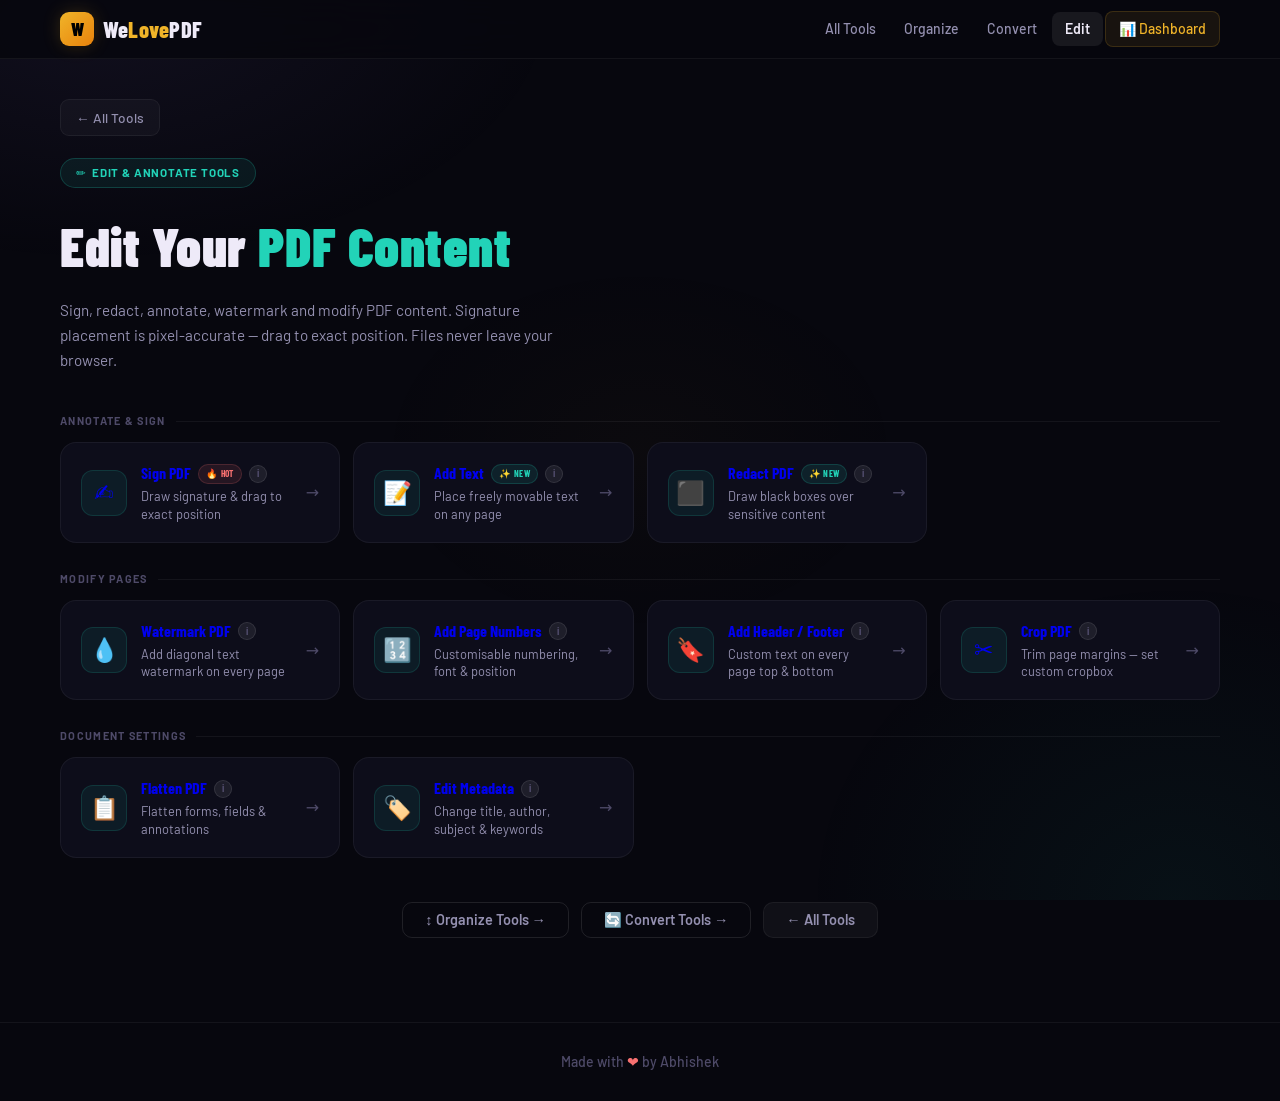
<file: edit.html>
<!DOCTYPE html>
<html lang="en">
<head>
<meta charset="UTF-8">
<meta name="viewport" content="width=device-width,initial-scale=1">
<title>Edit PDFs — WeLovePDF</title>
<meta name="description" content="Sign, redact, add text, watermark, crop, add page numbers and more — 100% in your browser.">
<link rel="stylesheet" href="style.css">
<script src="utils.js" defer></script>
<style>
.page-hero h1 span{color:var(--teal)}
.tool-row:hover{border-color:rgba(34,211,184,.35);box-shadow:0 6px 28px rgba(0,0,0,.22)}
.tool-row:hover::before{background:var(--teal)}
.tool-row-icon{background:rgba(34,211,184,.08);border:1px solid rgba(34,211,184,.14)}
.tool-row:hover .tool-row-arrow{color:var(--teal)}
.page-badge{background:rgba(34,211,184,.08);border:1px solid rgba(34,211,184,.22);color:var(--teal)}

/* HOT & NEW labels on tool rows */
.row-badge{font-size:0.58rem;font-weight:700;padding:2px 7px;border-radius:20px;letter-spacing:0.04em;text-transform:uppercase;flex-shrink:0}
.row-badge-hot{background:rgba(248,113,113,0.1);color:var(--rose);border:1px solid rgba(248,113,113,0.18)}
.row-badge-new{background:rgba(34,211,184,0.1);color:var(--teal);border:1px solid rgba(34,211,184,0.18)}
</style>
</head>
<body>
<nav>
  <div class="nav-inner">
    <a class="logo" href="index.html"><div class="logo-mark">W</div><span class="logo-name">We<span>Love</span>PDF</span></a>
    <div class="nav-links">
      <a class="nav-link" href="index.html">All Tools</a>
      <a class="nav-link" href="organize.html">Organize</a>
      <a class="nav-link" href="convert.html">Convert</a>
      <a class="nav-link active" href="edit.html">Edit</a>
      <a class="nav-link nav-dash" href="dashboard.html">📊 Dashboard</a>
    </div>
    <button class="nav-ham" id="navHam"><span></span><span></span><span></span></button>
  </div>
</nav>
<div class="mobile-menu" id="mobileMenu">
  <a class="nav-link" href="index.html">🏠 All Tools</a>
  <a class="nav-link" href="organize.html">📑 Organize</a>
  <a class="nav-link" href="convert.html">🔄 Convert</a>
  <a class="nav-link active" href="edit.html">✏️ Edit</a>
  <a class="nav-link nav-dash" href="dashboard.html">📊 Dashboard</a>
</div>

<div class="page-wrap">
  <a class="back-btn" href="index.html">← All Tools</a>

  <div class="page-hero anim-up">
    <div class="page-badge">✏️ &nbsp;Edit & Annotate Tools</div>
    <h1>Edit Your <span>PDF Content</span></h1>
    <p>Sign, redact, annotate, watermark and modify PDF content. Signature placement is pixel-accurate — drag to exact position. Files never leave your browser.</p>
  </div>

  <!-- ANNOTATION sub-group -->
  <div style="font-size:0.68rem;font-weight:700;text-transform:uppercase;letter-spacing:0.12em;color:var(--txt3);margin:0 0 12px;display:flex;align-items:center;gap:10px">
    <span>Annotate & Sign</span>
    <div style="flex:1;height:1px;background:var(--border)"></div>
  </div>
  <div class="tools-list stagger" style="margin-bottom:28px">

    <a class="tool-row" href="tool.html?t=sign">
      <div class="tool-row-icon">✍️</div>
      <div class="tool-row-info">
        <h3>Sign PDF <span class="row-badge row-badge-hot">🔥 Hot</span> <span class="info-icon" onclick="event.preventDefault()" tabindex="0">i<span class="tooltip">Draw your signature on the pad OR upload a signature image. Then drag it precisely onto any page. Resize using corner handle.</span></span></h3>
        <p>Draw signature & drag to exact position</p>
      </div>
      <span class="tool-row-arrow">→</span>
    </a>

    <a class="tool-row" href="tool.html?t=addtext">
      <div class="tool-row-icon">📝</div>
      <div class="tool-row-info">
        <h3>Add Text <span class="row-badge row-badge-new">✨ New</span> <span class="info-icon" onclick="event.preventDefault()" tabindex="0">i<span class="tooltip">Click the page to add a text box anywhere. Freely drag it to exact position. Choose font, size and colour before placing.</span></span></h3>
        <p>Place freely movable text on any page</p>
      </div>
      <span class="tool-row-arrow">→</span>
    </a>

    <a class="tool-row" href="tool.html?t=redact">
      <div class="tool-row-icon">⬛</div>
      <div class="tool-row-info">
        <h3>Redact PDF <span class="row-badge row-badge-new">✨ New</span> <span class="info-icon" onclick="event.preventDefault()" tabindex="0">i<span class="tooltip">Click and drag to draw a black box over sensitive content. Add as many boxes as needed on any page. Permanently burns into PDF.</span></span></h3>
        <p>Draw black boxes over sensitive content</p>
      </div>
      <span class="tool-row-arrow">→</span>
    </a>

  </div>

  <!-- MODIFY sub-group -->
  <div style="font-size:0.68rem;font-weight:700;text-transform:uppercase;letter-spacing:0.12em;color:var(--txt3);margin:0 0 12px;display:flex;align-items:center;gap:10px">
    <span>Modify Pages</span>
    <div style="flex:1;height:1px;background:var(--border)"></div>
  </div>
  <div class="tools-list stagger" style="margin-bottom:28px">

    <a class="tool-row" href="tool.html?t=watermark">
      <div class="tool-row-icon">💧</div>
      <div class="tool-row-info">
        <h3>Watermark PDF <span class="info-icon" onclick="event.preventDefault()" tabindex="0">i<span class="tooltip">Adds a diagonal text watermark across every page. Customise the text, font size, colour and opacity.</span></span></h3>
        <p>Add diagonal text watermark on every page</p>
      </div>
      <span class="tool-row-arrow">→</span>
    </a>

    <a class="tool-row" href="tool.html?t=pagenumber">
      <div class="tool-row-icon">🔢</div>
      <div class="tool-row-info">
        <h3>Add Page Numbers <span class="info-icon" onclick="event.preventDefault()" tabindex="0">i<span class="tooltip">Choose position (top/bottom, left/center/right), font size, starting number and optional prefix like "Page ".</span></span></h3>
        <p>Customisable numbering, font & position</p>
      </div>
      <span class="tool-row-arrow">→</span>
    </a>

    <a class="tool-row" href="tool.html?t=header">
      <div class="tool-row-icon">🔖</div>
      <div class="tool-row-info">
        <h3>Add Header / Footer <span class="info-icon" onclick="event.preventDefault()" tabindex="0">i<span class="tooltip">Add custom text, date or page numbers to headers and footers. Appears on every page.</span></span></h3>
        <p>Custom text on every page top & bottom</p>
      </div>
      <span class="tool-row-arrow">→</span>
    </a>

    <a class="tool-row" href="tool.html?t=crop">
      <div class="tool-row-icon">✂️</div>
      <div class="tool-row-info">
        <h3>Crop PDF <span class="info-icon" onclick="event.preventDefault()" tabindex="0">i<span class="tooltip">Enter margin values to crop from each edge (top, right, bottom, left). Applied to all pages uniformly.</span></span></h3>
        <p>Trim page margins — set custom cropbox</p>
      </div>
      <span class="tool-row-arrow">→</span>
    </a>

  </div>

  <!-- DOCUMENT sub-group -->
  <div style="font-size:0.68rem;font-weight:700;text-transform:uppercase;letter-spacing:0.12em;color:var(--txt3);margin:0 0 12px;display:flex;align-items:center;gap:10px">
    <span>Document Settings</span>
    <div style="flex:1;height:1px;background:var(--border)"></div>
  </div>
  <div class="tools-list stagger">

    <a class="tool-row" href="tool.html?t=flatten">
      <div class="tool-row-icon">📋</div>
      <div class="tool-row-info">
        <h3>Flatten PDF <span class="info-icon" onclick="event.preventDefault()" tabindex="0">i<span class="tooltip">Flattens all interactive form fields and annotations into static content. Prevents further editing of form fields.</span></span></h3>
        <p>Flatten forms, fields & annotations</p>
      </div>
      <span class="tool-row-arrow">→</span>
    </a>

    <a class="tool-row" href="tool.html?t=metadata">
      <div class="tool-row-icon">🏷️</div>
      <div class="tool-row-info">
        <h3>Edit Metadata <span class="info-icon" onclick="event.preventDefault()" tabindex="0">i<span class="tooltip">Edit the hidden document properties: title, author, subject, keywords and creation date.</span></span></h3>
        <p>Change title, author, subject & keywords</p>
      </div>
      <span class="tool-row-arrow">→</span>
    </a>

  </div>

  <div style="margin-top:44px;text-align:center;display:flex;gap:12px;justify-content:center;flex-wrap:wrap">
    <a href="organize.html" class="btn btn-outline">↕️ Organize Tools →</a>
    <a href="convert.html" class="btn btn-outline">🔄 Convert Tools →</a>
    <a href="index.html" class="btn btn-ghost">← All Tools</a>
  </div>
</div>

<footer class="site-footer"><p class="made-by">Made with <span>❤️</span> by Abhishek</p></footer>
</body>
</html>
</file>
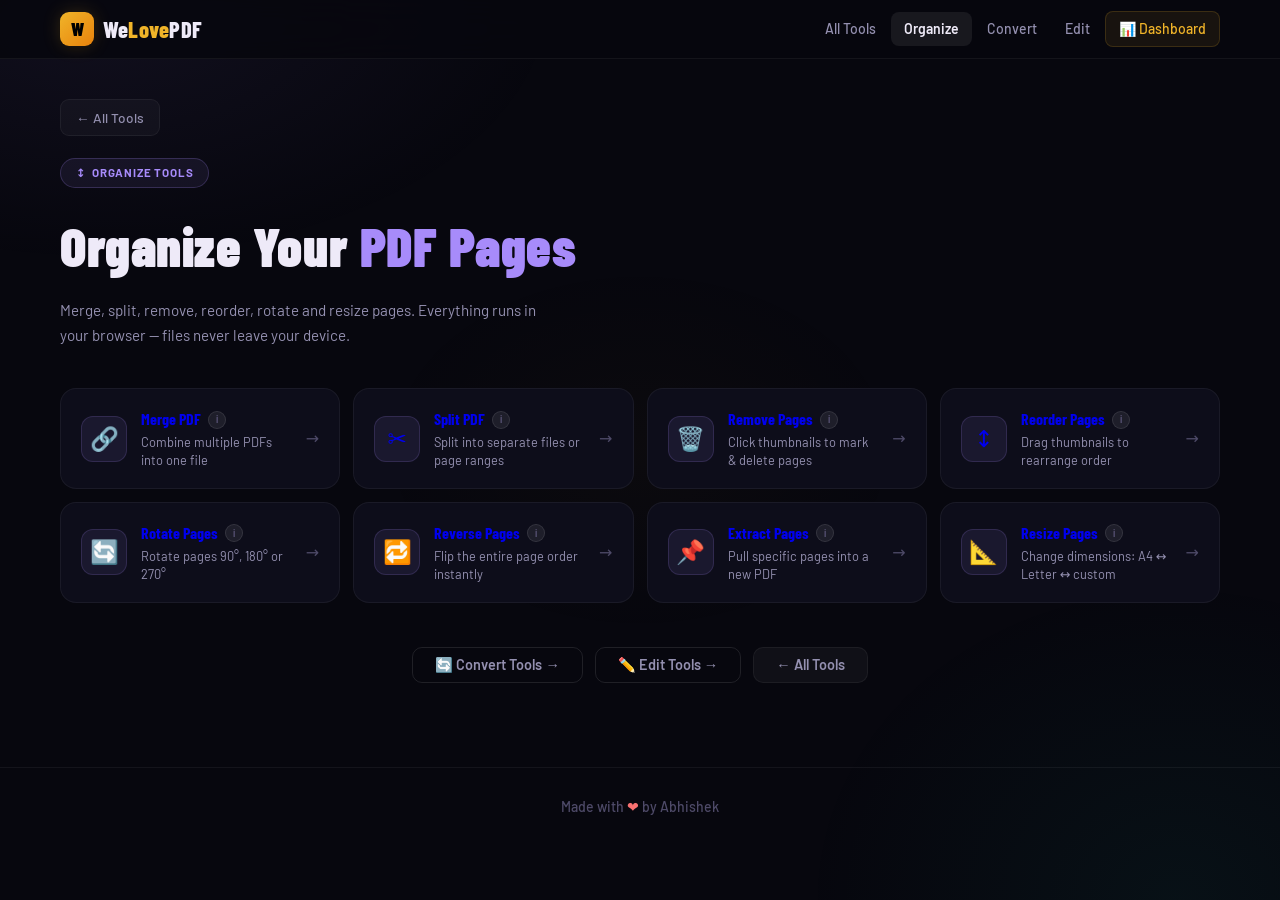
<file: organize.html>
<!DOCTYPE html>
<html lang="en">
<head>
<meta charset="UTF-8">
<meta name="viewport" content="width=device-width,initial-scale=1">
<title>Organize PDFs — WeLovePDF</title>
<meta name="description" content="Merge, split, reorder, rotate and resize PDF pages — 100% in your browser, no uploads.">
<link rel="stylesheet" href="style.css">
<script src="utils.js" defer></script>
<style>
.page-hero h1 span{color:var(--violet)}
.tool-row:hover{border-color:rgba(167,139,250,.35);box-shadow:0 6px 28px rgba(0,0,0,.22)}
.tool-row:hover::before{background:var(--violet)}
.tool-row-icon{background:rgba(167,139,250,.09);border:1px solid rgba(167,139,250,.16)}
.tool-row:hover .tool-row-arrow{color:var(--violet)}
.page-badge{background:rgba(167,139,250,.08);border:1px solid rgba(167,139,250,.22);color:var(--violet)}
</style>
</head>
<body>
<nav>
  <div class="nav-inner">
    <a class="logo" href="index.html"><div class="logo-mark">W</div><span class="logo-name">We<span>Love</span>PDF</span></a>
    <div class="nav-links">
      <a class="nav-link" href="index.html">All Tools</a>
      <a class="nav-link active" href="organize.html">Organize</a>
      <a class="nav-link" href="convert.html">Convert</a>
      <a class="nav-link" href="edit.html">Edit</a>
      <a class="nav-link nav-dash" href="dashboard.html">📊 Dashboard</a>
    </div>
    <button class="nav-ham" id="navHam"><span></span><span></span><span></span></button>
  </div>
</nav>
<div class="mobile-menu" id="mobileMenu">
  <a class="nav-link" href="index.html">🏠 All Tools</a>
  <a class="nav-link active" href="organize.html">📑 Organize</a>
  <a class="nav-link" href="convert.html">🔄 Convert</a>
  <a class="nav-link" href="edit.html">✏️ Edit</a>
  <a class="nav-link nav-dash" href="dashboard.html">📊 Dashboard</a>
</div>

<div class="page-wrap">
  <a class="back-btn" href="index.html">← All Tools</a>

  <div class="page-hero anim-up">
    <div class="page-badge">↕️ &nbsp;Organize Tools</div>
    <h1>Organize Your <span>PDF Pages</span></h1>
    <p>Merge, split, remove, reorder, rotate and resize pages. Everything runs in your browser — files never leave your device.</p>
  </div>

  <div class="tools-list stagger">

    <a class="tool-row" href="tool.html?t=merge">
      <div class="tool-row-icon">🔗</div>
      <div class="tool-row-info">
        <h3>Merge PDF <span class="info-icon" onclick="event.preventDefault()" tabindex="0">i<span class="tooltip">Upload 2 or more PDFs and drag to reorder. Downloads as a single merged PDF.</span></span></h3>
        <p>Combine multiple PDFs into one file</p>
      </div>
      <span class="tool-row-arrow">→</span>
    </a>

    <a class="tool-row" href="tool.html?t=split">
      <div class="tool-row-icon">✂️</div>
      <div class="tool-row-info">
        <h3>Split PDF <span class="info-icon" onclick="event.preventDefault()" tabindex="0">i<span class="tooltip">Enter ranges like "1-3, 5, 7-9" to split into multiple PDFs. Each range becomes a separate file.</span></span></h3>
        <p>Split into separate files or page ranges</p>
      </div>
      <span class="tool-row-arrow">→</span>
    </a>

    <a class="tool-row" href="tool.html?t=removepages">
      <div class="tool-row-icon">🗑️</div>
      <div class="tool-row-info">
        <h3>Remove Pages <span class="info-icon" onclick="event.preventDefault()" tabindex="0">i<span class="tooltip">See visual thumbnails of all pages. Click any page to mark it for deletion, then apply.</span></span></h3>
        <p>Click thumbnails to mark & delete pages</p>
      </div>
      <span class="tool-row-arrow">→</span>
    </a>

    <a class="tool-row" href="tool.html?t=reorder">
      <div class="tool-row-icon">↕️</div>
      <div class="tool-row-info">
        <h3>Reorder Pages <span class="info-icon" onclick="event.preventDefault()" tabindex="0">i<span class="tooltip">Drag page thumbnails to any position. The order you see is what gets saved in the PDF.</span></span></h3>
        <p>Drag thumbnails to rearrange order</p>
      </div>
      <span class="tool-row-arrow">→</span>
    </a>

    <a class="tool-row" href="tool.html?t=rotate">
      <div class="tool-row-icon">🔄</div>
      <div class="tool-row-info">
        <h3>Rotate Pages <span class="info-icon" onclick="event.preventDefault()" tabindex="0">i<span class="tooltip">Select specific pages or all pages. Choose rotation: 90° right, 90° left, or 180°.</span></span></h3>
        <p>Rotate pages 90°, 180° or 270°</p>
      </div>
      <span class="tool-row-arrow">→</span>
    </a>

    <a class="tool-row" href="tool.html?t=reverse">
      <div class="tool-row-icon">🔁</div>
      <div class="tool-row-info">
        <h3>Reverse Pages <span class="info-icon" onclick="event.preventDefault()" tabindex="0">i<span class="tooltip">Instantly reverses the entire page order. The last page becomes the first, and so on.</span></span></h3>
        <p>Flip the entire page order instantly</p>
      </div>
      <span class="tool-row-arrow">→</span>
    </a>

    <a class="tool-row" href="tool.html?t=extractpages">
      <div class="tool-row-icon">📌</div>
      <div class="tool-row-info">
        <h3>Extract Pages <span class="info-icon" onclick="event.preventDefault()" tabindex="0">i<span class="tooltip">Select pages by clicking thumbnails or typing page numbers. Selected pages are saved as a new PDF.</span></span></h3>
        <p>Pull specific pages into a new PDF</p>
      </div>
      <span class="tool-row-arrow">→</span>
    </a>

    <a class="tool-row" href="tool.html?t=resize">
      <div class="tool-row-icon">📐</div>
      <div class="tool-row-info">
        <h3>Resize Pages <span class="info-icon" onclick="event.preventDefault()" tabindex="0">i<span class="tooltip">Change all pages to A4, A3, Letter, Legal or enter custom dimensions in mm or points.</span></span></h3>
        <p>Change dimensions: A4 ↔ Letter ↔ custom</p>
      </div>
      <span class="tool-row-arrow">→</span>
    </a>

  </div>

  <div style="margin-top:44px;text-align:center;display:flex;gap:12px;justify-content:center;flex-wrap:wrap">
    <a href="convert.html" class="btn btn-outline">🔄 Convert Tools →</a>
    <a href="edit.html" class="btn btn-outline">✏️ Edit Tools →</a>
    <a href="index.html" class="btn btn-ghost">← All Tools</a>
  </div>
</div>

<footer class="site-footer"><p class="made-by">Made with <span>❤️</span> by Abhishek</p></footer>
</body>
</html>
</file>
<file: style.css>
@import url('https://fonts.googleapis.com/css2?family=Barlow:wght@300;400;500;600;700;800;900&family=Barlow+Condensed:wght@400;600;700;800;900&display=swap');

*, *::before, *::after { margin: 0; padding: 0; box-sizing: border-box; }

:root {
  --ink:    #07070e;
  --ink2:   #0d0d1a;
  --ink3:   #131322;
  --ink4:   #1a1a2e;
  --ink5:   #22223a;
  --border: rgba(255,255,255,0.055);
  --border2:rgba(255,255,255,0.10);
  --border3:rgba(255,255,255,0.16);
  --txt:    #eeeaf8;
  --txt2:   #9490b0;
  --txt3:   #4e4a68;
  --txt4:   #2e2b45;
  --gold:   #f0b429;
  --gold2:  #ffd060;
  --gold3:  #e8820c;
  --teal:   #22d3b8;
  --teal2:  #5eead4;
  --rose:   #f87171;
  --rose2:  #fca5a5;
  --violet: #a78bfa;
  --violet2:#c4b5fd;
  --green:  #34d399;
  --blue:   #60a5fa;
  --pink:   #f472b6;
  --glow-gold:   rgba(240,180,41,0.20);
  --glow-teal:   rgba(34,211,184,0.15);
  --glow-violet: rgba(167,139,250,0.15);
  --glow-rose:   rgba(248,113,113,0.15);
  --r:  10px;
  --r2: 16px;
  --r3: 22px;
  --shadow: 0 8px 32px rgba(0,0,0,0.45);
  --shadow2:0 2px 12px rgba(0,0,0,0.30);
}

html { scroll-behavior: smooth; }

body {
  font-family: 'Barlow', system-ui, sans-serif;
  background: var(--ink);
  color: var(--txt);
  min-height: 100vh;
  overflow-x: hidden;
  font-size: 15px;
  line-height: 1.55;
}

/* AMBIENT BACKGROUND */
body::before {
  content: '';
  position: fixed; inset: 0; z-index: 0; pointer-events: none;
  background:
    radial-gradient(ellipse 55% 45% at 8% 0%,   rgba(167,139,250,0.07) 0%, transparent 65%),
    radial-gradient(ellipse 45% 55% at 92% 100%, rgba(34,211,184,0.05)  0%, transparent 65%),
    radial-gradient(ellipse 30% 30% at 50% 50%,  rgba(240,180,41,0.025) 0%, transparent 70%);
}

/* SCROLLBAR */
::-webkit-scrollbar { width: 4px; height: 4px; }
::-webkit-scrollbar-track { background: var(--ink2); }
::-webkit-scrollbar-thumb { background: var(--ink5); border-radius: 10px; }
::-webkit-scrollbar-thumb:hover { background: var(--txt4); }

/* ══════════════════════ NAV ══════════════════════ */
nav {
  position: sticky; top: 0; z-index: 500;
  background: rgba(7,7,14,0.90);
  backdrop-filter: blur(24px) saturate(1.8);
  -webkit-backdrop-filter: blur(24px) saturate(1.8);
  border-bottom: 1px solid var(--border);
}
.nav-inner {
  max-width: 1200px; margin: 0 auto;
  display: flex; align-items: center; height: 58px;
  padding: 0 20px; gap: 8px;
}
.logo { display: flex; align-items: center; gap: 9px; text-decoration: none; flex-shrink: 0; }
.logo-mark {
  width: 34px; height: 34px;
  background: linear-gradient(135deg, var(--gold), var(--gold3));
  border-radius: 9px;
  display: flex; align-items: center; justify-content: center;
  font-family: 'Barlow Condensed', sans-serif;
  font-size: 1.15rem; font-weight: 900; color: #000;
  box-shadow: 0 0 18px var(--glow-gold), 0 2px 8px rgba(0,0,0,0.4);
  transition: transform 0.2s, box-shadow 0.2s;
}
.logo:hover .logo-mark { transform: rotate(-5deg) scale(1.06); box-shadow: 0 0 28px var(--glow-gold); }
.logo-name {
  font-family: 'Barlow Condensed', sans-serif;
  font-size: 1.4rem; font-weight: 800;
  color: var(--txt); letter-spacing: 0.01em; line-height: 1;
}
.logo-name span { color: var(--gold); }
.nav-links { display: flex; align-items: center; gap: 2px; margin-left: auto; }
.nav-link {
  color: var(--txt2); text-decoration: none;
  font-size: 0.875rem; font-weight: 500;
  padding: 6px 13px; border-radius: 8px; transition: all 0.18s;
  position: relative; white-space: nowrap;
}
.nav-link:hover { color: var(--txt); background: rgba(255,255,255,0.05); }
.nav-link.active { color: var(--txt); background: rgba(255,255,255,0.07); font-weight: 600; }
.nav-dash {
  background: rgba(240,180,41,0.08);
  border: 1px solid rgba(240,180,41,0.16);
  color: var(--gold) !important;
  border-radius: 8px;
}
.nav-dash:hover { background: rgba(240,180,41,0.14) !important; }

/* hamburger */
.nav-ham { display: none; flex-direction: column; gap: 4px; padding: 8px; cursor: pointer; background: none; border: none; margin-left: auto; }
.nav-ham span { display: block; width: 20px; height: 2px; background: var(--txt2); border-radius: 2px; transition: all 0.2s; }
.mobile-menu { display: none; position: fixed; inset: 58px 0 0; background: rgba(7,7,14,0.97); backdrop-filter: blur(20px); z-index: 400; padding: 20px; flex-direction: column; gap: 6px; }
.mobile-menu.open { display: flex; }
.mobile-menu .nav-link { padding: 12px 16px; border-radius: 10px; font-size: 1rem; border: 1px solid var(--border); }

/* ══════════════════════ BUTTONS ══════════════════════ */
.btn {
  display: inline-flex; align-items: center; justify-content: center; gap: 7px;
  padding: 10px 22px; border-radius: 10px;
  font-family: 'Barlow', sans-serif;
  font-size: 0.9rem; font-weight: 600;
  border: none; cursor: pointer; transition: all 0.18s;
  text-decoration: none; white-space: nowrap; line-height: 1;
  position: relative; overflow: hidden;
}
.btn::after { content: ''; position: absolute; inset: 0; background: white; opacity: 0; transition: opacity 0.15s; }
.btn:active::after { opacity: 0.08; }

.btn-gold {
  background: linear-gradient(135deg, var(--gold) 0%, var(--gold3) 100%);
  color: #000; font-weight: 700;
  box-shadow: 0 3px 16px var(--glow-gold), 0 1px 4px rgba(0,0,0,0.3);
}
.btn-gold:hover { transform: translateY(-2px); box-shadow: 0 6px 24px var(--glow-gold), 0 2px 8px rgba(0,0,0,0.3); filter: brightness(1.07); }
.btn-gold:active { transform: translateY(0); }
.btn-gold:disabled { opacity: 0.4; cursor: not-allowed; transform: none !important; filter: none !important; }

.btn-teal { background: linear-gradient(135deg, var(--teal), #0d9488); color: #000; font-weight: 700; box-shadow: 0 3px 16px var(--glow-teal); }
.btn-teal:hover { transform: translateY(-2px); box-shadow: 0 6px 24px var(--glow-teal); filter: brightness(1.07); }
.btn-teal:disabled { opacity: 0.4; cursor: not-allowed; transform: none !important; }

.btn-violet { background: linear-gradient(135deg, var(--violet), #7c3aed); color: #fff; font-weight: 700; box-shadow: 0 3px 16px var(--glow-violet); }
.btn-violet:hover { transform: translateY(-2px); filter: brightness(1.1); }

.btn-rose { background: linear-gradient(135deg, var(--rose), #dc2626); color: #fff; font-weight: 700; box-shadow: 0 3px 16px var(--glow-rose); }
.btn-rose:hover { transform: translateY(-2px); filter: brightness(1.1); }

.btn-outline { background: transparent; border: 1px solid var(--border2); color: var(--txt2); }
.btn-outline:hover { border-color: rgba(240,180,41,0.5); color: var(--gold); background: rgba(240,180,41,0.05); }

.btn-ghost { background: rgba(255,255,255,0.04); border: 1px solid var(--border); color: var(--txt2); }
.btn-ghost:hover { background: rgba(255,255,255,0.08); color: var(--txt); border-color: var(--border2); }

.btn-danger { background: rgba(248,113,113,0.10); border: 1px solid rgba(248,113,113,0.22); color: var(--rose); }
.btn-danger:hover { background: rgba(248,113,113,0.18); }

.btn-sm  { padding: 6px 14px; font-size: 0.8rem; border-radius: 8px; }
.btn-lg  { padding: 13px 32px; font-size: 1.02rem; border-radius: 12px; }
.btn-xl  { padding: 16px 40px; font-size: 1.1rem; border-radius: 14px; }
.btn-full { width: 100%; }

.btn-row { display: flex; gap: 10px; flex-wrap: wrap; align-items: center; }
.btn-row-center { justify-content: center; }

/* ══════════════════════ DROP ZONE ══════════════════════ */
.drop-zone {
  border: 2px dashed rgba(240,180,41,0.22);
  border-radius: var(--r3); padding: 44px 24px;
  text-align: center; cursor: pointer; transition: all 0.28s;
  background: rgba(240,180,41,0.018); margin-bottom: 16px;
  position: relative; overflow: hidden;
}
.drop-zone::before {
  content: '';
  position: absolute; inset: 0;
  background: radial-gradient(ellipse at center, rgba(240,180,41,0.04) 0%, transparent 70%);
  opacity: 0; transition: opacity 0.28s;
}
.drop-zone:hover::before, .drop-zone.drag::before { opacity: 1; }
.drop-zone:hover, .drop-zone.drag {
  border-color: var(--gold);
  background: rgba(240,180,41,0.04);
  box-shadow: 0 0 40px rgba(240,180,41,0.07), inset 0 0 40px rgba(240,180,41,0.03);
  transform: scale(1.005);
}
.dz-icon {
  width: 64px; height: 64px;
  background: rgba(240,180,41,0.09); border: 1px solid rgba(240,180,41,0.18);
  border-radius: 50%;
  display: flex; align-items: center; justify-content: center;
  font-size: 1.7rem; margin: 0 auto 14px;
  transition: transform 0.28s;
}
.drop-zone:hover .dz-icon { transform: scale(1.1) translateY(-2px); }
.drop-zone h3 { font-family: 'Barlow Condensed', sans-serif; font-size: 1.25rem; font-weight: 700; margin-bottom: 6px; }
.drop-zone p { color: var(--txt2); font-size: 0.84rem; margin-bottom: 14px; }
.dz-hint { display: flex; gap: 7px; justify-content: center; flex-wrap: wrap; }
.dz-tag {
  background: rgba(255,255,255,0.04); border: 1px solid var(--border2);
  color: var(--txt3); font-size: 0.7rem; font-weight: 600;
  padding: 3px 10px; border-radius: 20px; letter-spacing: 0.04em; text-transform: uppercase;
}
.drop-zone input[type=file] { display: none; }

/* ══════════════════════ FILE LIST ══════════════════════ */
.file-list { margin: 10px 0; display: flex; flex-direction: column; gap: 7px; }
.file-item {
  background: var(--ink3); border: 1px solid var(--border);
  border-radius: var(--r2); padding: 11px 15px;
  display: flex; align-items: center; gap: 11px;
  transition: border-color 0.18s;
  animation: fadeUp 0.22s ease both;
}
.file-item:hover { border-color: var(--border2); }
.fi-icon {
  width: 34px; height: 34px; flex-shrink: 0;
  background: rgba(240,180,41,0.09); border: 1px solid rgba(240,180,41,0.14);
  border-radius: 8px; display: flex; align-items: center; justify-content: center; font-size: 1rem;
}
.fi-info { flex: 1; min-width: 0; }
.fi-name { font-size: 0.85rem; font-weight: 600; white-space: nowrap; overflow: hidden; text-overflow: ellipsis; }
.fi-size { font-size: 0.72rem; color: var(--txt3); margin-top: 1px; }
.fi-remove {
  background: rgba(248,113,113,0.07); border: 1px solid rgba(248,113,113,0.15);
  color: var(--rose); border-radius: 7px; padding: 4px 10px;
  font-size: 0.74rem; cursor: pointer; transition: all 0.18s; flex-shrink: 0;
  font-family: 'Barlow', sans-serif; font-weight: 600;
}
.fi-remove:hover { background: rgba(248,113,113,0.16); border-color: rgba(248,113,113,0.3); }

/* ══════════════════════ CONTROLS ══════════════════════ */
.ctrl-group {
  background: var(--ink2); border: 1px solid var(--border);
  border-radius: var(--r2); padding: 20px 22px; margin-bottom: 14px;
}
.ctrl-group-title {
  font-size: 0.68rem; font-weight: 700; text-transform: uppercase;
  letter-spacing: 0.12em; color: var(--txt3); margin-bottom: 16px;
  font-family: 'Barlow Condensed', sans-serif;
  display: flex; align-items: center; gap: 8px;
}
.ctrl-group-title::after { content: ''; flex: 1; height: 1px; background: var(--border); }
.ctrl-row { display: flex; align-items: center; gap: 12px; margin-bottom: 12px; flex-wrap: wrap; }
.ctrl-row:last-child { margin-bottom: 0; }
.ctrl-row label { font-size: 0.84rem; color: var(--txt2); min-width: 140px; font-weight: 500; }

.inp {
  background: var(--ink3); border: 1px solid var(--border);
  color: var(--txt); padding: 9px 14px; border-radius: 9px;
  font-size: 0.86rem; outline: none; transition: all 0.18s;
  font-family: 'Barlow', sans-serif;
}
.inp:focus { border-color: var(--gold); box-shadow: 0 0 0 3px rgba(240,180,41,0.09); }
.inp:hover:not(:focus) { border-color: var(--border2); }
select.inp { cursor: pointer; }
select.inp option { background: var(--ink3); color: var(--txt); }
textarea.inp { resize: vertical; min-height: 80px; line-height: 1.5; }

/* range slider */
input[type=range].inp {
  -webkit-appearance: none; padding: 0; height: 6px;
  background: var(--ink4); border-radius: 20px; cursor: pointer;
}
input[type=range].inp::-webkit-slider-thumb {
  -webkit-appearance: none; width: 18px; height: 18px;
  border-radius: 50%; background: var(--gold);
  border: 2px solid var(--ink); cursor: pointer;
  box-shadow: 0 0 8px var(--glow-gold);
}
input[type=range].inp:focus { box-shadow: none; border-color: transparent; }

/* toggle */
.toggle-wrap { display: flex; align-items: center; gap: 10px; cursor: pointer; }
.toggle {
  width: 40px; height: 22px; background: var(--ink4);
  border-radius: 20px; position: relative; transition: background 0.2s;
  border: 1px solid var(--border2); flex-shrink: 0;
}
.toggle::after {
  content: ''; position: absolute; top: 2px; left: 2px;
  width: 16px; height: 16px; border-radius: 50%;
  background: var(--txt3); transition: all 0.2s;
}
.toggle.on { background: var(--gold); border-color: var(--gold); }
.toggle.on::after { left: 20px; background: #000; }

/* ══════════════════════ PROGRESS ══════════════════════ */
.prog-wrap {
  background: var(--ink2); border: 1px solid var(--border);
  border-radius: var(--r2); padding: 18px 22px; margin: 14px 0; display: none;
}
.prog-top { display: flex; justify-content: space-between; margin-bottom: 10px; align-items: center; }
.prog-label { font-size: 0.86rem; font-weight: 600; }
.prog-pct { font-size: 0.86rem; color: var(--gold); font-weight: 700; font-family: 'Barlow Condensed', sans-serif; font-size: 1rem; }
.prog-track { height: 5px; background: var(--ink4); border-radius: 20px; overflow: hidden; }
.prog-fill {
  height: 100%; border-radius: 20px;
  background: linear-gradient(90deg, var(--gold) 0%, var(--teal) 100%);
  background-size: 200% 100%;
  transition: width 0.35s ease;
  width: 0;
  animation: progShimmer 2s linear infinite;
}
@keyframes progShimmer {
  0%   { background-position: -100% center; }
  100% { background-position: 200% center; }
}
.prog-msg { font-size: 0.76rem; color: var(--txt3); margin-top: 8px; min-height: 16px; }

/* ══════════════════════ RESULT BOX ══════════════════════ */
.result-box {
  background: linear-gradient(135deg, rgba(34,211,184,0.04), rgba(34,211,184,0.02));
  border: 1px solid rgba(34,211,184,0.18);
  border-radius: var(--r2); padding: 26px 24px;
  text-align: center; display: none; margin-top: 14px;
  animation: fadeUp 0.3s ease both;
}
.res-icon { font-size: 2.4rem; margin-bottom: 10px; animation: resBounce 0.5s ease both; }
@keyframes resBounce { 0% { transform: scale(0.5); opacity: 0; } 70% { transform: scale(1.15); } 100% { transform: scale(1); opacity: 1; } }
.result-box h3 { color: var(--teal2); font-size: 1.1rem; font-weight: 700; margin-bottom: 6px; }
.result-box p { color: var(--txt2); font-size: 0.85rem; margin-bottom: 16px; line-height: 1.55; }
.result-box .btn-row { justify-content: center; }

/* ══════════════════════ INFO/WARN BOXES ══════════════════════ */
.info-box {
  background: rgba(34,211,184,0.04); border: 1px solid rgba(34,211,184,0.13);
  border-radius: var(--r); padding: 11px 15px;
  font-size: 0.82rem; color: var(--txt2); line-height: 1.55; margin-bottom: 14px;
}
.info-box strong { color: var(--teal2); }
.warn-box {
  background: rgba(240,180,41,0.04); border: 1px solid rgba(240,180,41,0.16);
  border-radius: var(--r); padding: 11px 15px;
  font-size: 0.82rem; color: var(--txt2); line-height: 1.55; margin-bottom: 14px;
}
.warn-box strong { color: var(--gold); }

/* ══════════════════════ INFO TOOLTIP ══════════════════════ */
.info-icon {
  display: inline-flex; align-items: center; justify-content: center;
  width: 18px; height: 18px; border-radius: 50%;
  background: rgba(255,255,255,0.07); border: 1px solid var(--border2);
  color: var(--txt3); font-size: 0.68rem; font-weight: 700;
  cursor: help; transition: all 0.18s; position: relative; flex-shrink: 0;
  font-style: normal; line-height: 1;
}
.info-icon:hover { background: rgba(240,180,41,0.12); border-color: rgba(240,180,41,0.3); color: var(--gold); }
.info-icon .tooltip {
  position: absolute; bottom: calc(100% + 8px); left: 50%; transform: translateX(-50%);
  background: var(--ink4); border: 1px solid var(--border2);
  border-radius: var(--r); padding: 8px 12px;
  font-size: 0.78rem; color: var(--txt2); line-height: 1.45;
  width: 220px; text-align: left; font-style: normal; font-weight: 400;
  box-shadow: var(--shadow);
  opacity: 0; pointer-events: none; transition: opacity 0.18s;
  z-index: 100;
}
.info-icon .tooltip::after {
  content: ''; position: absolute; top: 100%; left: 50%; transform: translateX(-50%);
  border: 5px solid transparent; border-top-color: var(--ink4);
}
.info-icon:hover .tooltip { opacity: 1; }

/* ══════════════════════ PAGES GRID (thumbnail selector) ══════════════════════ */
.pages-grid {
  display: grid; grid-template-columns: repeat(auto-fill, minmax(90px, 1fr));
  gap: 9px; margin-bottom: 16px; max-height: 400px;
  overflow-y: auto; padding: 4px;
}
.pg-thumb {
  background: var(--ink3); border: 2px solid var(--border);
  border-radius: var(--r); padding: 5px 5px 4px; cursor: pointer;
  transition: all 0.18s; text-align: center; position: relative; user-select: none;
}
.pg-thumb:hover { border-color: var(--border2); transform: translateY(-2px); box-shadow: var(--shadow2); }
.pg-thumb.sel { border-color: var(--gold); background: rgba(240,180,41,0.07); box-shadow: 0 0 16px rgba(240,180,41,0.1); }
.pg-thumb.marked { border-color: var(--rose); background: rgba(248,113,113,0.07); }
.pg-thumb canvas { width: 100%; height: auto; border-radius: 4px; display: block; }
.pg-num { font-size: 0.63rem; color: var(--txt3); margin-top: 4px; font-weight: 600; }
.pg-check {
  position: absolute; top: 4px; right: 4px;
  width: 16px; height: 16px; border-radius: 50%;
  background: var(--gold); color: #000; font-size: 0.55rem;
  display: none; align-items: center; justify-content: center; font-weight: 900;
}
.pg-thumb.sel .pg-check { display: flex; }
.pg-del-badge {
  position: absolute; top: 4px; left: 4px;
  background: var(--rose); color: #fff; font-size: 0.58rem; font-weight: 800;
  padding: 1px 5px; border-radius: 4px; letter-spacing: 0.04em;
  display: none;
}
.pg-thumb.marked .pg-del-badge { display: block; }

/* ══════════════════════ TOOL HEADER ══════════════════════ */
.tool-hdr {
  display: flex; align-items: center; gap: 15px; margin-bottom: 24px;
  padding: 20px 22px;
  background: var(--ink2); border: 1px solid var(--border);
  border-radius: var(--r2); position: relative; overflow: hidden;
}
.tool-hdr::before {
  content: ''; position: absolute; inset: 0;
  background: linear-gradient(135deg, rgba(240,180,41,0.03) 0%, transparent 60%);
  pointer-events: none;
}
.tool-hdr-icon {
  width: 48px; height: 48px; flex-shrink: 0;
  background: rgba(240,180,41,0.10); border: 1px solid rgba(240,180,41,0.18);
  border-radius: 13px; display: flex; align-items: center; justify-content: center;
  font-size: 1.5rem; flex-shrink: 0;
}
.tool-hdr-text { flex: 1; min-width: 0; }
.tool-hdr h2 {
  font-family: 'Barlow Condensed', sans-serif;
  font-size: 1.55rem; font-weight: 800; margin-bottom: 3px; letter-spacing: 0.01em;
  display: flex; align-items: center; gap: 8px;
}
.tool-hdr p { color: var(--txt2); font-size: 0.85rem; line-height: 1.45; }

/* ══════════════════════ VIEWER ══════════════════════ */
.viewer-wrap {
  background: var(--ink); border: 1px solid var(--border);
  border-radius: var(--r2); overflow: hidden;
  display: flex; flex-direction: column;
}
.viewer-toolbar {
  display: flex; align-items: center; gap: 8px; padding: 10px 16px;
  background: var(--ink2); border-bottom: 1px solid var(--border);
  flex-wrap: wrap;
}
.viewer-canvas-area {
  overflow: auto; flex: 1; display: flex; align-items: flex-start;
  justify-content: center; padding: 20px; min-height: 400px; max-height: 600px;
  position: relative;
}
.viewer-canvas { max-width: 100%; border-radius: 4px; box-shadow: 0 6px 30px rgba(0,0,0,0.5); position: relative; z-index: 1; }
.pg-counter { font-size: 0.85rem; font-weight: 600; color: var(--txt2); }

/* ══════════════════════ OVERLAY CANVAS (sign/addtext/redact) ══════════════════════ */
.overlay-stage {
  position: relative; display: inline-block;
}
.overlay-canvas {
  position: absolute; top: 0; left: 0; z-index: 10; cursor: crosshair;
  touch-action: none;
}
.draggable-item {
  position: absolute; cursor: move; user-select: none; touch-action: none;
  border: 1.5px dashed rgba(240,180,41,0.6);
  border-radius: 4px;
  box-shadow: 0 2px 12px rgba(0,0,0,0.4);
  transition: box-shadow 0.15s;
}
.draggable-item:hover { box-shadow: 0 4px 20px rgba(240,180,41,0.2); border-color: var(--gold); }
.draggable-item.active { border-color: var(--gold); border-style: solid; box-shadow: 0 0 0 2px rgba(240,180,41,0.2); }
.drag-handle {
  position: absolute; bottom: -6px; right: -6px;
  width: 14px; height: 14px; border-radius: 50%;
  background: var(--gold); cursor: se-resize; border: 2px solid var(--ink);
  z-index: 20;
}
.drag-delete {
  position: absolute; top: -8px; right: -8px;
  width: 18px; height: 18px; border-radius: 50%;
  background: var(--rose); color: #fff; font-size: 0.6rem;
  display: flex; align-items: center; justify-content: center;
  cursor: pointer; border: 2px solid var(--ink); z-index: 20;
  font-weight: 900;
}

/* ══════════════════════ COMPARE GRID ══════════════════════ */
.compare-grid { display: grid; grid-template-columns: 1fr 1fr; gap: 14px; margin-bottom: 14px; }
.sim-meter { height: 7px; background: var(--ink3); border-radius: 20px; overflow: hidden; margin: 8px 0; }
.sim-fill { height: 100%; border-radius: 20px; transition: width 1.2s cubic-bezier(0.4,0,0.2,1); }

/* ══════════════════════ CODE AREA ══════════════════════ */
.code-area {
  width: 100%; background: var(--ink); border: 1px solid var(--border);
  color: var(--teal2); padding: 14px; border-radius: var(--r);
  font-size: 0.8rem; font-family: 'Courier New', monospace;
  resize: vertical; outline: none; transition: all 0.18s;
  line-height: 1.6; min-height: 120px;
}
.code-area:focus { border-color: var(--gold); box-shadow: 0 0 0 3px rgba(240,180,41,0.07); }

/* ══════════════════════ BACK BUTTON ══════════════════════ */
.back-btn {
  display: inline-flex; align-items: center; gap: 7px;
  color: var(--txt2); cursor: pointer; font-size: 0.85rem;
  margin-bottom: 22px; transition: all 0.18s;
  background: rgba(255,255,255,0.03); padding: 7px 15px;
  border-radius: 9px; border: 1px solid var(--border); text-decoration: none;
  font-family: 'Barlow', sans-serif; font-weight: 500;
}
.back-btn:hover { color: var(--gold); border-color: rgba(240,180,41,0.3); background: rgba(240,180,41,0.04); transform: translateX(-2px); }

/* ══════════════════════ SCROLL UP ══════════════════════ */
#scrollUp {
  position: fixed; bottom: 28px; right: 24px; z-index: 999;
  width: 42px; height: 42px; border-radius: 50%;
  background: var(--ink3); border: 1px solid var(--border2);
  color: var(--txt2); font-size: 1rem;
  display: flex; align-items: center; justify-content: center;
  cursor: pointer; opacity: 0; pointer-events: none;
  transition: all 0.28s cubic-bezier(0.4,0,0.2,1);
  box-shadow: 0 4px 20px rgba(0,0,0,0.4);
}
#scrollUp.visible { opacity: 1; pointer-events: all; transform: translateY(0); }
#scrollUp:not(.visible) { transform: translateY(10px); }
#scrollUp:hover { background: var(--gold); color: #000; border-color: var(--gold); transform: translateY(-3px) !important; box-shadow: 0 6px 24px var(--glow-gold); }

/* ══════════════════════ FOOTER ══════════════════════ */
.site-footer {
  text-align: center; padding: 28px 20px;
  border-top: 1px solid var(--border);
  position: relative; z-index: 1;
  margin-top: 20px;
}
.made-by { font-size: 0.88rem; color: var(--txt3); font-weight: 500; }
.made-by span { color: var(--rose); }

/* ══════════════════════ DASHBOARD ══════════════════════ */
.dash-stat { background: var(--ink2); border: 1px solid var(--border); border-radius: var(--r2); padding: 20px 22px; position: relative; overflow: hidden; }
.dash-stat::after { content: ''; position: absolute; bottom: 0; left: 0; right: 0; height: 2px; background: linear-gradient(90deg, var(--gold), var(--teal)); }
.dash-stat-num { font-family: 'Barlow Condensed', sans-serif; font-size: 2.2rem; font-weight: 800; color: var(--gold); line-height: 1; margin-bottom: 5px; }
.dash-stat-lbl { font-size: 0.72rem; color: var(--txt3); text-transform: uppercase; letter-spacing: 0.1em; font-weight: 600; }
.history-wrap { background: var(--ink2); border: 1px solid var(--border); border-radius: var(--r2); overflow: hidden; }
.history-head { display: flex; align-items: center; justify-content: space-between; padding: 16px 20px; border-bottom: 1px solid var(--border); }
.history-head h3 { font-family: 'Barlow Condensed', sans-serif; font-size: 1.15rem; font-weight: 700; }
.history-table { width: 100%; border-collapse: collapse; }
.history-table th { font-size: 0.68rem; font-weight: 700; text-transform: uppercase; letter-spacing: 0.1em; color: var(--txt3); padding: 11px 16px; text-align: left; border-bottom: 1px solid var(--border); background: rgba(0,0,0,0.18); }
.history-table td { padding: 12px 16px; font-size: 0.87rem; border-bottom: 1px solid var(--border); vertical-align: middle; }
.history-table tr:last-child td { border-bottom: none; }
.history-table tr:hover td { background: rgba(255,255,255,0.02); }
.hist-badge { display: inline-flex; align-items: center; gap: 6px; background: var(--ink3); border: 1px solid var(--border); border-radius: 7px; padding: 4px 10px; font-size: 0.82rem; font-weight: 600; }
.hist-file { font-size: 0.8rem; color: var(--txt2); margin-top: 2px; }
.hist-time { font-size: 0.76rem; color: var(--txt3); white-space: nowrap; }
.hist-size { font-size: 0.8rem; color: var(--txt3); }
.empty-state { text-align: center; padding: 70px 24px; color: var(--txt3); }
.empty-state .es-icon { font-size: 3.2rem; margin-bottom: 14px; }
.empty-state p { font-size: 0.9rem; margin-bottom: 22px; line-height: 1.6; }

/* ══════════════════════ TOOL LAYOUT ══════════════════════ */
.tool-wrap { max-width: 860px; margin: 0 auto; padding: 32px 20px 64px; position: relative; z-index: 1; }
.tool-split { display: grid; grid-template-columns: 1fr 1fr; gap: 14px; }
.panel { background: var(--ink2); border: 1px solid var(--border); border-radius: var(--r2); padding: 20px; }
.panel-title { font-size: 0.68rem; font-weight: 700; text-transform: uppercase; letter-spacing: 0.12em; color: var(--txt3); margin-bottom: 16px; font-family: 'Barlow Condensed', sans-serif; }

/* ══════════════════════ CATEGORY PAGES ══════════════════════ */
.page-wrap { max-width: 1200px; margin: 0 auto; padding: 40px 20px 64px; position: relative; z-index: 1; }
.page-hero { margin-bottom: 40px; }
.page-hero h1 { font-family: 'Barlow Condensed', sans-serif; font-size: clamp(2rem,5vw,3.4rem); font-weight: 900; margin-bottom: 10px; letter-spacing: 0.01em; }
.page-hero p { color: var(--txt2); font-size: 0.95rem; max-width: 500px; line-height: 1.65; }
.page-badge {
  display: inline-flex; align-items: center; gap: 7px;
  font-size: 0.72rem; font-weight: 700;
  padding: 5px 15px; border-radius: 50px; margin-bottom: 16px;
  letter-spacing: 0.07em; text-transform: uppercase;
}

.tools-list { display: grid; grid-template-columns: repeat(auto-fill, minmax(280px,1fr)); gap: 13px; }
.tool-row {
  background: var(--ink2); border: 1px solid var(--border);
  border-radius: var(--r2); padding: 18px 20px;
  display: flex; align-items: center; gap: 14px;
  text-decoration: none; transition: all 0.22s;
  position: relative; overflow: hidden;
}
.tool-row::before {
  content: ''; position: absolute; left: 0; top: 0; bottom: 0;
  width: 3px; background: var(--gold); opacity: 0; transition: opacity 0.2s;
  border-radius: 0 2px 2px 0;
}
.tool-row:hover::before { opacity: 1; }
.tool-row:hover { transform: translateX(5px); box-shadow: 0 4px 24px rgba(0,0,0,0.25); }
.tool-row-icon {
  width: 46px; height: 46px; flex-shrink: 0; border-radius: 12px;
  display: flex; align-items: center; justify-content: center; font-size: 1.45rem;
}
.tool-row-info { flex: 1; min-width: 0; }
.tool-row-info h3 { font-family: 'Barlow Condensed', sans-serif; font-size: 1rem; font-weight: 700; margin-bottom: 2px; display: flex; align-items: center; gap: 7px; }
.tool-row-info p { font-size: 0.8rem; color: var(--txt2); line-height: 1.4; }
.tool-row-arrow { margin-left: auto; color: var(--txt3); flex-shrink: 0; transition: all 0.22s; font-size: 1rem; }
.tool-row:hover .tool-row-arrow { color: var(--gold); transform: translateX(4px); }

/* ══════════════════════ ANIMATIONS ══════════════════════ */
@keyframes fadeUp   { from { opacity: 0; transform: translateY(16px); } to { opacity: 1; transform: translateY(0); } }
@keyframes fadeIn   { from { opacity: 0; } to { opacity: 1; } }
@keyframes scaleIn  { from { opacity: 0; transform: scale(0.94); } to { opacity: 1; transform: scale(1); } }
@keyframes pulse    { 0%,100%{opacity:1} 50%{opacity:0.35} }
@keyframes spin     { to { transform: rotate(360deg); } }
@keyframes slideIn  { from { transform: translateX(-8px); opacity: 0; } to { transform: translateX(0); opacity: 1; } }

.anim-up   { animation: fadeUp  0.34s ease both; }
.anim-in   { animation: fadeIn  0.28s ease both; }
.anim-scale{ animation: scaleIn 0.28s ease both; }

/* Staggered children */
.stagger > * { animation: fadeUp 0.34s ease both; }
.stagger > *:nth-child(1) { animation-delay: 0.04s; }
.stagger > *:nth-child(2) { animation-delay: 0.08s; }
.stagger > *:nth-child(3) { animation-delay: 0.12s; }
.stagger > *:nth-child(4) { animation-delay: 0.16s; }
.stagger > *:nth-child(5) { animation-delay: 0.20s; }
.stagger > *:nth-child(6) { animation-delay: 0.24s; }
.stagger > *:nth-child(7) { animation-delay: 0.28s; }
.stagger > *:nth-child(8) { animation-delay: 0.32s; }

/* Loading spinner */
.spinner { width: 20px; height: 20px; border: 2px solid var(--border2); border-top-color: var(--gold); border-radius: 50%; animation: spin 0.7s linear infinite; display: inline-block; }

/* ══════════════════════ RESPONSIVE ══════════════════════ */
@media (max-width: 860px) {
  .tool-split { grid-template-columns: 1fr; }
}
@media (max-width: 768px) {
  .nav-links .nav-link:not(.nav-dash) { display: none; }
  .compare-grid { grid-template-columns: 1fr; }
  .tool-hdr { flex-direction: column; align-items: flex-start; gap: 10px; }
  .nav-ham { display: flex; }
}
@media (max-width: 640px) {
  .ctrl-row { flex-direction: column; align-items: flex-start; gap: 6px; }
  .ctrl-row label { min-width: unset; }
  .ctrl-row .inp { width: 100% !important; }
  .btn-row { flex-direction: column; }
  .btn-row .btn { width: 100%; justify-content: center; }
  .pages-grid { grid-template-columns: repeat(3, 1fr); }
  .tools-list { grid-template-columns: 1fr; }
  .page-wrap { padding: 24px 14px 44px; }
  .tool-wrap { padding: 24px 14px 44px; }
}
@media (max-width: 420px) {
  .pages-grid { grid-template-columns: repeat(2, 1fr); }
}
</file>
